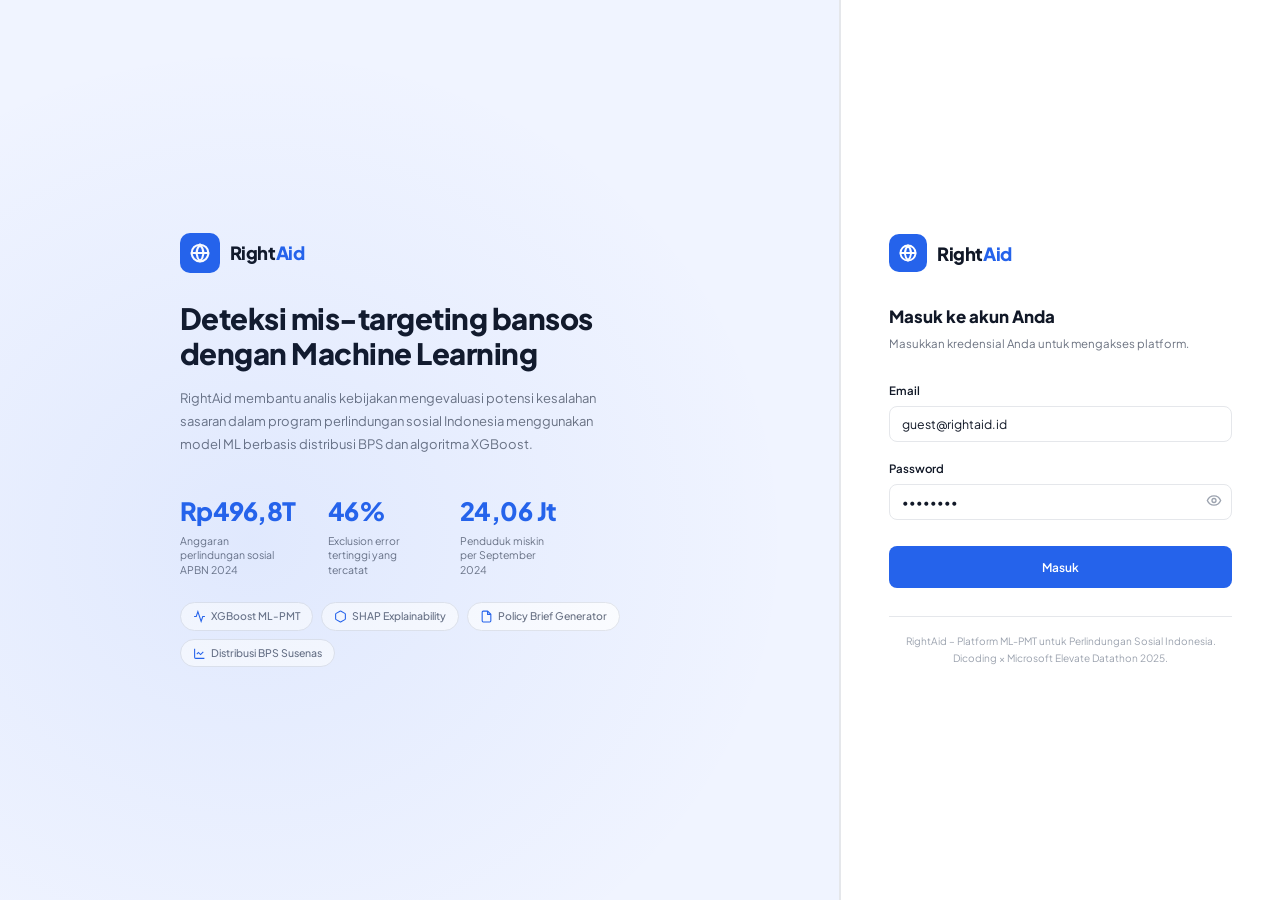
<file: index.html>
<!DOCTYPE html>
<html lang="id">
<head>
  <meta charset="UTF-8" />
  <meta name="viewport" content="width=device-width, initial-scale=1.0" />
  <title>RightAid - Login</title>
  <meta name="description" content="RightAid: Platform ML untuk deteksi mis-targeting bantuan sosial Indonesia berbasis data BPS." />
  <link rel="icon" href="favicon.svg" type="image/svg+xml" />
  <link rel="stylesheet" href="css/style.css" />
  <style>
    .login-left-bg {
      position: relative;
      background: #F0F4FF;
      border-right: 1px solid var(--border);
      overflow: hidden;
    }
    .login-left-bg::before {
      content: '';
      position: absolute; inset: 0;
      background: radial-gradient(ellipse at 30% 60%, rgba(37,99,235,.08) 0%, transparent 65%);
    }
    .stat-row { display: flex; gap: 32px; margin-top: 36px; flex-wrap: wrap; }
    .stat-item .val { font-size: 1.8rem; font-weight: 800; color: var(--accent); letter-spacing: -.5px; }
    .stat-item .lbl { font-size: .75rem; color: var(--text-2); margin-top: 2px; max-width: 100px; line-height: 1.4; }
    .chip-row { display: flex; gap: 8px; flex-wrap: wrap; margin-top: 24px; }
    .chip { padding: 5px 12px; border-radius: 20px; border: 1px solid var(--border); font-size: .75rem; font-weight: 500; color: var(--text-2); background: var(--surface); display: flex; align-items: center; gap: 5px; }
    .chip svg { width: 13px; height: 13px; color: var(--accent); }
    .error-msg { font-size: .78rem; color: var(--danger); margin-top: 4px; display: none; }
    .error-msg.show { display: block; }
    .form-control-eye { position: relative; }
    .form-control-eye input { padding-right: 38px; }
    .eye-btn { position: absolute; right: 10px; top: 50%; transform: translateY(-50%); background: none; color: var(--text-3); }
    .eye-btn svg { width: 16px; height: 16px; }
  </style>
</head>
<body>
  <div class="login-shell">
    <!-- Left hero -->
    <div class="login-left login-left-bg">
      <div class="login-hero">
        <div style="display:flex;align-items:center;gap:10px;margin-bottom:28px;">
          <div style="width:40px;height:40px;border-radius:10px;background:var(--accent);display:flex;align-items:center;justify-content:center;">
            <svg xmlns="http://www.w3.org/2000/svg" width="20" height="20" viewBox="0 0 24 24" fill="none" stroke="#fff" stroke-width="2.5" stroke-linecap="round" stroke-linejoin="round"><circle cx="12" cy="12" r="10"/><path d="M12 2a14.5 14.5 0 0 0 0 20 14.5 14.5 0 0 0 0-20"/><path d="M2 12h20"/></svg>
          </div>
          <span style="font-size:1.3rem;font-weight:800;letter-spacing:-.4px;">Right<span style="color:var(--accent)">Aid</span></span>
        </div>
        <h1 style="font-size:2.1rem;font-weight:800;line-height:1.2;letter-spacing:-.5px;margin-bottom:16px;">
          Deteksi mis-targeting bansos<br>dengan Machine Learning
        </h1>
        <p style="font-size:.93rem;color:var(--text-2);line-height:1.75;max-width:440px;">
          RightAid membantu analis kebijakan mengevaluasi potensi kesalahan sasaran dalam program perlindungan sosial Indonesia menggunakan model ML berbasis distribusi BPS dan algoritma XGBoost.
        </p>

        <div class="stat-row">
          <div class="stat-item"><div class="val">Rp496,8T</div><div class="lbl">Anggaran perlindungan sosial APBN 2024</div></div>
          <div class="stat-item"><div class="val">46%</div><div class="lbl">Exclusion error tertinggi yang tercatat</div></div>
          <div class="stat-item"><div class="val">24,06 Jt</div><div class="lbl">Penduduk miskin per September 2024</div></div>
        </div>

        <div class="chip-row">
          <div class="chip">
            <svg xmlns="http://www.w3.org/2000/svg" viewBox="0 0 24 24" fill="none" stroke="currentColor" stroke-width="2"><polyline points="22 12 18 12 15 21 9 3 6 12 2 12"/></svg>
            XGBoost ML-PMT
          </div>
          <div class="chip">
            <svg xmlns="http://www.w3.org/2000/svg" viewBox="0 0 24 24" fill="none" stroke="currentColor" stroke-width="2"><path d="M21 16V8a2 2 0 0 0-1-1.73l-7-4a2 2 0 0 0-2 0l-7 4A2 2 0 0 0 3 8v8a2 2 0 0 0 1 1.73l7 4a2 2 0 0 0 2 0l7-4A2 2 0 0 0 21 16z"/></svg>
            SHAP Explainability
          </div>
          <div class="chip">
            <svg xmlns="http://www.w3.org/2000/svg" viewBox="0 0 24 24" fill="none" stroke="currentColor" stroke-width="2"><path d="M14 2H6a2 2 0 0 0-2 2v16a2 2 0 0 0 2 2h12a2 2 0 0 0 2-2V8z"/><polyline points="14 2 14 8 20 8"/></svg>
            Policy Brief Generator
          </div>
          <div class="chip">
            <svg xmlns="http://www.w3.org/2000/svg" viewBox="0 0 24 24" fill="none" stroke="currentColor" stroke-width="2"><path d="M3 3v16a2 2 0 0 0 2 2h16"/><path d="m19 9-5 5-4-4-3 3"/></svg>
            Distribusi BPS Susenas
          </div>
        </div>
      </div>
    </div>

    <!-- Right login form -->
    <div class="login-right">
      <div class="login-form-wrap">
        <div class="login-logo">
          <div class="mark">
            <svg xmlns="http://www.w3.org/2000/svg" width="18" height="18" viewBox="0 0 24 24" fill="none" stroke="#fff" stroke-width="2.5" stroke-linecap="round" stroke-linejoin="round"><circle cx="12" cy="12" r="10"/><path d="M12 2a14.5 14.5 0 0 0 0 20 14.5 14.5 0 0 0 0-20"/><path d="M2 12h20"/></svg>
          </div>
          <div class="name">Right<span>Aid</span></div>
        </div>

        <h2 style="font-size:1.2rem;font-weight:800;margin-bottom:4px;">Masuk ke akun Anda</h2>
        <p style="font-size:.82rem;color:var(--text-2);margin-bottom:28px;">Masukkan kredensial Anda untuk mengakses platform.</p>

        <form id="login-form" onsubmit="handleLogin(event)">
          <div class="form-group">
            <label class="form-label" for="email">Email</label>
            <input id="email" class="form-control" type="email" placeholder="nama@instansi.go.id" value="guest@rightaid.id" autocomplete="email" required />
          </div>
          <div class="form-group">
            <label class="form-label" for="password">Password</label>
            <div class="form-control-eye">
              <input id="password" class="form-control" type="password" placeholder="Masukkan password" value="guest123" required />
              <button type="button" class="eye-btn" onclick="togglePwd()" aria-label="Toggle password">
                <svg id="eye-icon" xmlns="http://www.w3.org/2000/svg" viewBox="0 0 24 24" fill="none" stroke="currentColor" stroke-width="2"><path d="M2 12s3-7 10-7 10 7 10 7-3 7-10 7-10-7-10-7Z"/><circle cx="12" cy="12" r="3"/></svg>
              </button>
            </div>
            <div class="error-msg" id="error-msg">Email atau password salah.</div>
          </div>

          <button type="submit" id="login-btn" class="btn btn-primary w-full" style="justify-content:center;height:42px;margin-top:8px;">
            <span id="btn-text">Masuk</span>
            <span id="btn-spinner" class="spinner" style="display:none;width:16px;height:16px;border-color:rgba(255,255,255,.3);border-top-color:#fff;"></span>
          </button>
        </form>

        <div class="divider" style="margin-top:28px;"></div>
        <p style="font-size:.72rem;color:var(--text-3);text-align:center;line-height:1.6;">
          RightAid &ndash; Platform ML-PMT untuk Perlindungan Sosial Indonesia.<br>Dicoding &times; Microsoft Elevate Datathon 2025.
        </p>
      </div>
    </div>
  </div>

  <div id="toast-container"></div>
  <script src="js/data.js?v=3"></script>
  <script src="js/app.js?v=3"></script>
  <script src="js/config.js?v=3"></script>
  <script src="js/api.js?v=3"></script>
  <script>
    function togglePwd() {
      const inp = document.getElementById("password");
      inp.type = inp.type === "password" ? "text" : "password";
    }

    async function handleLogin(e) {
      e.preventDefault();
      const email = document.getElementById("email").value.trim();
      const pwd = document.getElementById("password").value;
      const err = document.getElementById("error-msg");
      const btn = document.getElementById("login-btn");
      const spinner = document.getElementById("btn-spinner");
      const btnText = document.getElementById("btn-text");

      err.classList.remove("show");
      btn.disabled = true;
      btnText.textContent = "Memproses...";
      spinner.style.display = "block";

      let result;
      try {
        result = await Api.login(email, pwd);
      } catch (ex) {
        result = { ok: false, error: "network" };
      }

      if (!result.ok) {
        err.textContent = result.error === "network"
          ? "Tidak dapat terhubung ke server. Coba lagi."
          : "Email atau password salah.";
        err.classList.add("show");
        btn.disabled = false;
        btnText.textContent = "Masuk";
        spinner.style.display = "none";
        return;
      }

      // Establish a fresh session for the logged-in user.
      App.SESSION.user = result.user;
      App.SESSION.session_id = null;       // reset any prior dataset session
      App.saveSession();

      App.showToast("Login berhasil. Selamat datang!", "success");
      await App.sleep(500);
      App.goTo("dashboard.html");
    }

    // Reflect backend availability on the login screen (optional hint).
    document.addEventListener("DOMContentLoaded", function () {
      if (window.Api && Api.enabled) Api.checkHealth();
    });
  </script>
</body>
</html>
</file>
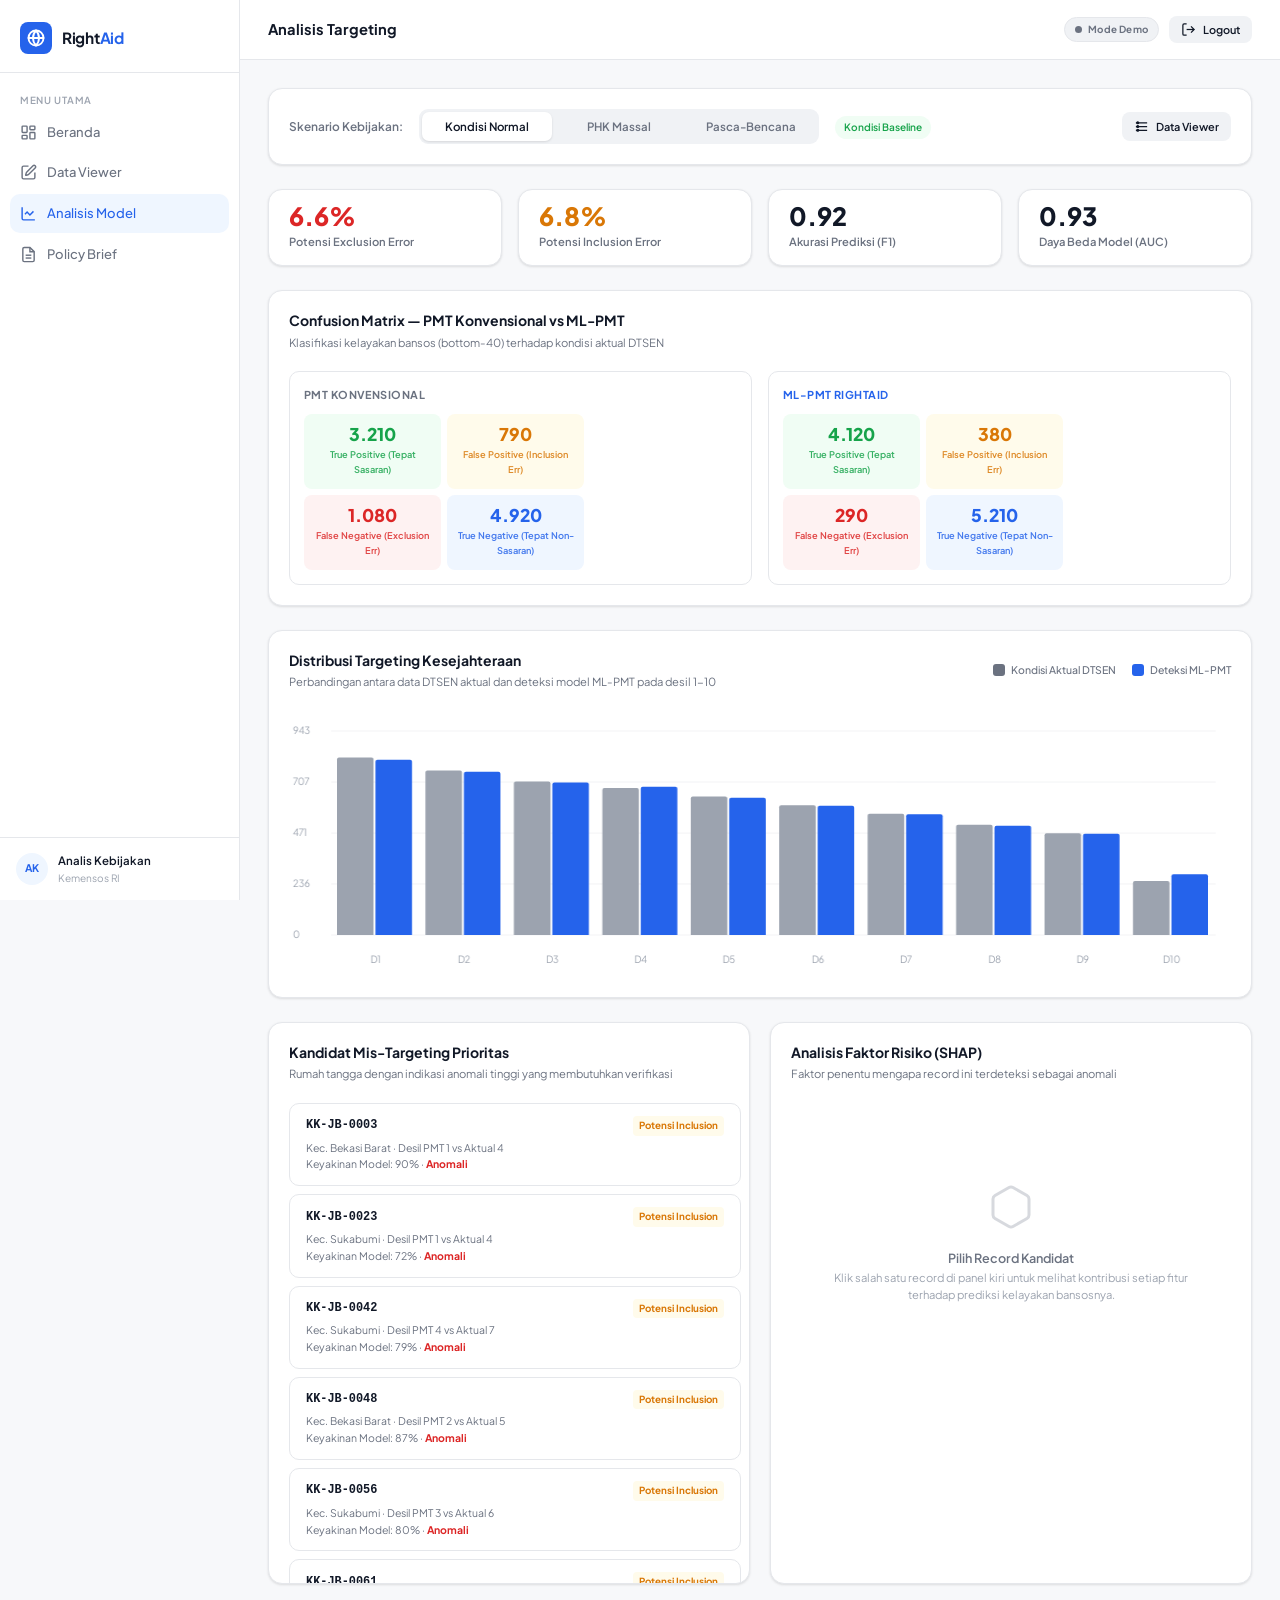
<file: analysis.html>
<!DOCTYPE html>
<html lang="id">
<head>
  <meta charset="UTF-8" />
  <meta name="viewport" content="width=device-width, initial-scale=1.0" />
  <title>Analisis Targeting - RightAid</title>
  <meta name="description" content="Analisis deteksi mis-targeting bansos menggunakan RightAid ML-PMT." />
  <link rel="icon" href="favicon.svg" type="image/svg+xml" />
  <link rel="stylesheet" href="css/style.css" />
  <style>
    .metric-pill { padding:14px 20px; border-radius:var(--radius-lg); background:var(--surface); border:1px solid var(--border); box-shadow:var(--shadow); display:flex; flex-direction:column; gap:4px; }
    .metric-pill .val { font-size:1.8rem; font-weight:800; line-height:1; }
    .metric-pill .lbl { font-size:.8rem; color:var(--text-2); font-weight:600; }
    .metric-row { display:grid; grid-template-columns:repeat(4,1fr); gap:16px; margin-bottom:24px; }
    .comparison-grid { display:grid; grid-template-columns:1fr 1fr; gap:20px; margin-bottom:24px; }
    .shap-record-item { padding:12px 16px; border-radius:var(--radius); border:1px solid var(--border); cursor:pointer; transition:border-color var(--transition),background var(--transition); margin-bottom:8px; display:flex; flex-direction:column; gap:4px; }
    .shap-record-item:hover { border-color:var(--accent); background:var(--accent-light); }
    .shap-record-item.selected { border-color:var(--accent); background:var(--accent-light); border-left:4px solid var(--accent); }
    .rec-header { display:flex; align-items:center; justify-content:space-between; }
    .rec-id { font-size:.85rem; font-family:monospace; font-weight:700; color:var(--text); }
    .rec-status { font-size:.7rem; padding:2px 6px; border-radius:4px; font-weight:700; }
    .status-err { background:var(--danger-light); color:var(--danger); }
    .status-warn { background:var(--warning-light); color:var(--warning); }
    .rec-details { font-size:.75rem; color:var(--text-2); }
    .legend-item { display:flex; align-items:center; gap:6px; font-size:.75rem; color:var(--text-2); font-weight:500; }
    .legend-sq { width:12px; height:12px; border-radius:3px; }
  </style>
</head>
<body>
  <div class="app-shell">
    <div id="sidebar-mount"></div>
    <div class="main-content">
      <div id="topbar-mount"></div>
      <div class="page-body">

        <!-- Scenario selector bar -->
        <div class="card mb-6">
          <div class="card-body" style="display:flex;align-items:center;gap:16px;flex-wrap:wrap;">
            <div style="font-weight:600;font-size:.85rem;color:var(--text-2);flex-shrink:0;">Skenario Kebijakan:</div>
            <div class="tabs" style="flex:1;max-width:400px;" id="scenario-tabs">
              <button class="tab-btn active" onclick="setScenario('normal',this)">Kondisi Normal</button>
              <button class="tab-btn" onclick="setScenario('phk',this)">PHK Massal</button>
              <button class="tab-btn" onclick="setScenario('bencana',this)">Pasca-Bencana</button>
            </div>
            <div id="scenario-badge"></div>
            <a href="data-viewer.html" class="btn btn-secondary btn-sm" style="margin-left:auto;">
              <svg xmlns="http://www.w3.org/2000/svg" width="13" height="13" viewBox="0 0 24 24" fill="none" stroke="currentColor" stroke-width="2"><path d="M3 12h18M3 6h18M3 18h18"/><circle cx="6" cy="6" r="1.5" fill="currentColor"/><circle cx="6" cy="12" r="1.5" fill="currentColor"/><circle cx="6" cy="18" r="1.5" fill="currentColor"/></svg>
              Data Viewer
            </a>
          </div>
        </div>

        <!-- Metric overview -->
        <div id="metric-row-ml" class="metric-row"></div>

        <!-- Confusion matrix comparison -->
        <div class="card mb-6">
          <div class="card-header">
            <div>
              <div class="card-title">Confusion Matrix &mdash; PMT Konvensional vs ML-PMT</div>
              <div class="card-subtitle">Klasifikasi kelayakan bansos (bottom-40) terhadap kondisi aktual DTSEN</div>
            </div>
          </div>
          <div class="card-body">
            <div class="cm-wrap" id="cm-wrap"></div>
          </div>
        </div>

        <!-- Row 1: Decile distribution chart -->
        <div class="card mb-6">
          <div class="card-header">
            <div>
              <div class="card-title">Distribusi Targeting Kesejahteraan</div>
              <div class="card-subtitle">Perbandingan antara data DTSEN aktual dan deteksi model ML-PMT pada desil 1-10</div>
            </div>
            <div style="display:flex;gap:16px;">
              <div class="legend-item"><div class="legend-sq" style="background:#6B7280;"></div> Kondisi Aktual DTSEN</div>
              <div class="legend-item"><div class="legend-sq" style="background:#2563EB;"></div> Deteksi ML-PMT</div>
            </div>
          </div>
          <div class="card-body">
            <canvas id="decile-chart" width="900" height="260" style="width:100%;height:260px;"></canvas>
          </div>
        </div>

        <!-- Row 2: Candidates and SHAP panel -->
        <div class="comparison-grid">
          <!-- Candidate mis-targeting list -->
          <div class="card">
            <div class="card-header">
              <div>
                <div class="card-title">Kandidat Mis-Targeting Prioritas</div>
                <div class="card-subtitle">Rumah tangga dengan indikasi anomali tinggi yang membutuhkan verifikasi</div>
              </div>
            </div>
            <div class="card-body" style="height:500px;overflow-y:auto;padding-right:8px;" id="candidate-list"></div>
          </div>

          <!-- SHAP panel -->
          <div class="card">
            <div class="card-header">
              <div>
                <div class="card-title">Analisis Faktor Risiko (SHAP)</div>
                <div class="card-subtitle">Faktor penentu mengapa record ini terdeteksi sebagai anomali</div>
              </div>
            </div>
            <div class="card-body" style="height:500px;overflow-y:auto;">
              <div id="shap-placeholder" style="text-align:center;padding:80px 24px;color:var(--text-3);">
                <svg xmlns="http://www.w3.org/2000/svg" width="48" height="48" viewBox="0 0 24 24" fill="none" stroke="currentColor" stroke-width="1.5" style="opacity:.4;margin-bottom:12px;"><path d="M21 16V8a2 2 0 0 0-1-1.73l-7-4a2 2 0 0 0-2 0l-7 4A2 2 0 0 0 3 8v8a2 2 0 0 0 1 1.73l7 4a2 2 0 0 0 2 0l7-4A2 2 0 0 0 21 16z"/></svg>
                <p style="font-size:.9rem;font-weight:600;color:var(--text-2);">Pilih Record Kandidat</p>
                <p style="font-size:.8rem;">Klik salah satu record di panel kiri untuk melihat kontribusi setiap fitur terhadap prediksi kelayakan bansosnya.</p>
              </div>
              <div id="shap-panel" style="display:none;">
                <div id="shap-record-info" style="margin-bottom:20px;padding:16px;background:var(--surface-2);border-radius:var(--radius);font-size:.85rem;"></div>
                <div style="font-size:.8rem;font-weight:700;margin-bottom:16px;color:var(--text-2);">Kontribusi Fitur (Nilai SHAP)</div>
                <div id="shap-bars" style="margin-bottom:24px;"></div>
                <div class="divider"></div>
                <div style="display:flex;flex-direction:column;gap:8px;font-size:.75rem;">
                  <div class="legend-item"><div class="legend-sq" style="background:#2563EB;"></div> Mendorong prediksi ke arah <strong>TIDAK LAYAK</strong> (Desil Atas)</div>
                  <div class="legend-item"><div class="legend-sq" style="background:#DC2626;"></div> Mendorong prediksi ke arah <strong>LAYAK BANSOS</strong> (Desil Bawah)</div>
                </div>
              </div>
            </div>
          </div>
        </div>

      </div>
    </div>
  </div>
  
  <div id="toast-container"></div>
  <script src="js/data.js?v=3"></script>
  <script src="js/app.js?v=3"></script>
  <script src="js/config.js?v=3"></script>
  <script src="js/api.js?v=3"></script>
  <script>
    var lastPrediction = null;

    document.addEventListener("DOMContentLoaded", function() {
      document.getElementById("sidebar-mount").innerHTML = App.buildSidebar("analysis");
      document.getElementById("topbar-mount").innerHTML = App.buildTopbar("Analisis Targeting");
      Api.updateConnChip();

      window.currentScenario = App.SESSION.scenario || "normal";
      // Sync the active scenario tab with the saved scenario
      document.querySelectorAll(".tab-btn").forEach(function(b) {
        b.classList.toggle("active", b.getAttribute("onclick").indexOf("'" + window.currentScenario + "'") >= 0);
      });
      runAnalysis();
    });

    const scenDescMap = {
      normal: { label: "Kondisi Baseline", cls: "badge-green" },
      phk: { label: "Dampak PHK Massal", cls: "badge-yellow" },
      bencana: { label: "Dampak Bencana", cls: "badge-red" },
    };

    function setScenario(sc, el) {
      window.currentScenario = sc;
      App.SESSION.scenario = sc;
      // A new scenario requires a fresh dataset session on the backend.
      App.SESSION.session_id = null;
      App.saveSession();
      document.querySelectorAll(".tab-btn").forEach(function(b) { b.classList.remove("active"); });
      el.classList.add("active");
      runAnalysis();
    }

    function resetShapPanel() {
      document.getElementById("shap-placeholder").style.display = "block";
      document.getElementById("shap-panel").style.display = "none";
    }

    async function runAnalysis() {
      var sc = window.currentScenario;
      var d = scenDescMap[sc];
      document.getElementById("scenario-badge").innerHTML = '<span class="badge ' + d.cls + '">' + d.label + '</span>';
      resetShapPanel();
      document.getElementById("candidate-list").innerHTML =
        '<div style="padding:20px;color:var(--text-3);"><div class="skeleton skeleton-row" style="width:90%"></div><div class="skeleton skeleton-row" style="width:75%"></div><div class="skeleton skeleton-row" style="width:85%"></div></div>';
      document.getElementById("cm-wrap").innerHTML =
        '<div class="skeleton" style="height:120px"></div><div class="skeleton" style="height:120px"></div>';

      try {
        var sid = await Api.ensureSession();
        var pred = await Api.predict(sid, sc);
        lastPrediction = pred;
        renderMetrics(pred.metrics);
        renderConfusion(pred.confusion_matrix_pmt, pred.confusion_matrix);
        renderDecileChart(pred.decile_dist);
        renderCandidates(pred.mistargeting_candidates);
      } catch (e) {
        App.showToast("Gagal menjalankan analisis model.", "error");
        document.getElementById("candidate-list").innerHTML =
          '<div style="padding:20px;text-align:center;color:var(--text-3);">Analisis gagal. Coba lagi.</div>';
      }
    }

    function renderMetrics(m) {
      var metrics = [
        { label: "Potensi Exclusion Error", val: (+m.exclusionErr).toFixed(1) + "%", color: "var(--danger)" },
        { label: "Potensi Inclusion Error", val: (+m.inclusionErr).toFixed(1) + "%", color: "var(--warning)" },
        { label: "Akurasi Prediksi (F1)", val: (+m.f1).toFixed(2), color: "var(--text)" },
        { label: "Daya Beda Model (AUC)", val: (+m.auc).toFixed(2), color: "var(--text)" }
      ];
      document.getElementById("metric-row-ml").innerHTML = metrics.map(function(m) {
        return '<div class="metric-pill"><div class="val" style="color:' + m.color + ';">' + m.val + '</div><div class="lbl">' + m.label + '</div></div>';
      }).join("");
    }

    function cmCard(title, cls, cm) {
      var cell = function(klass, n, lbl) {
        return '<div class="cm-cell ' + klass + '"><div class="cm-n">' + App.fmtNum(n) + '</div><div class="cm-l">' + lbl + '</div></div>';
      };
      return [
        '<div class="cm-card">',
        '<h4 class="' + cls + '">' + title + '</h4>',
        '<div class="cm-grid">',
        cell("cm-tp", cm.tp, "True Positive (Tepat Sasaran)"),
        cell("cm-fp", cm.fp, "False Positive (Inclusion Err)"),
        cell("cm-fn", cm.fn, "False Negative (Exclusion Err)"),
        cell("cm-tn", cm.tn, "True Negative (Tepat Non-Sasaran)"),
        '</div></div>'
      ].join("");
    }

    function renderConfusion(pmt, ml) {
      document.getElementById("cm-wrap").innerHTML =
        cmCard("PMT Konvensional", "pmt", pmt) + cmCard("ML-PMT RightAid", "ml", ml);
    }

    function renderDecileChart(dist) {
      var labels = ["D1", "D2", "D3", "D4", "D5", "D6", "D7", "D8", "D9", "D10"];
      App.drawBarChart(document.getElementById("decile-chart"), labels,
        [{ data: dist.actual }, { data: dist.ml }], { colors: ["#9CA3AF", "#2563EB"] });
    }

    function renderCandidates(candidates) {
      candidates = candidates || [];
      if (!candidates.length) {
        document.getElementById("candidate-list").innerHTML =
          '<div style="padding:20px;text-align:center;color:var(--text-3);">Tidak ada anomali tinggi terdeteksi.</div>';
        return;
      }
      var listHTML = candidates.slice(0, 20).map(function(c) {
        // Eligible by ML but excluded by PMT → exclusion risk.
        var isExclusion = c.mlEligible === 1 && c.pmtDecile > 4;
        var statusCls = isExclusion ? "status-err" : "status-warn";
        var statusTxt = isExclusion ? "Potensi Exclusion" : "Potensi Inclusion";
        return [
          '<div class="shap-record-item" onclick="selectCandidate(\'' + c.id + '\', ' + isExclusion + ')">',
          '<div class="rec-header"><div class="rec-id">' + c.id + '</div><div class="rec-status ' + statusCls + '">' + statusTxt + '</div></div>',
          '<div class="rec-details">',
          c.kecamatan + ' &middot; Desil PMT ' + c.pmtDecile + ' vs Aktual ' + c.actualDecile + '<br>',
          'Keyakinan Model: ' + (c.confidence * 100).toFixed(0) + '%' + (c.isAnomaly ? ' &middot; <span style="color:var(--danger);font-weight:700;">Anomali</span>' : ''),
          '</div></div>'
        ].join("");
      }).join("");
      document.getElementById("candidate-list").innerHTML = listHTML;
    }

    async function selectCandidate(id, isExclusion) {
      document.querySelectorAll(".shap-record-item").forEach(function(el) { el.classList.remove("selected"); });
      if (event && event.currentTarget) event.currentTarget.classList.add("selected");

      document.getElementById("shap-placeholder").style.display = "none";
      document.getElementById("shap-panel").style.display = "block";
      document.getElementById("shap-bars").innerHTML =
        '<div class="skeleton skeleton-row" style="width:90%"></div><div class="skeleton skeleton-row" style="width:70%"></div><div class="skeleton skeleton-row" style="width:80%"></div>';

      var shap;
      try {
        shap = await Api.getShap(App.SESSION.session_id, id);
      } catch (e) {
        App.showToast("Gagal memuat penjelasan SHAP.", "error");
        return;
      }

      var eligTxt = shap.eligible === 1
        ? '<strong style="color:var(--danger);">Layak Bansos</strong> &mdash; prioritaskan verifikasi inklusi.'
        : '<strong style="color:var(--warning);">Tidak Layak</strong> &mdash; evaluasi ulang kelayakan.';
      document.getElementById("shap-record-info").innerHTML = [
        '<div style="font-weight:700;margin-bottom:4px;font-size:.9rem;">Record: ' + shap.record_id + '</div>',
        '<div style="color:var(--text-2);line-height:1.6;">',
        'Probabilitas kelayakan model: <strong>' + (shap.prediction * 100).toFixed(1) + '%</strong>. ',
        'Prediksi: ' + eligTxt,
        '</div>'
      ].join("");

      App.renderSHAP(document.getElementById("shap-bars"), shap.features);
    }
  </script>
</body>
</html>
</file>
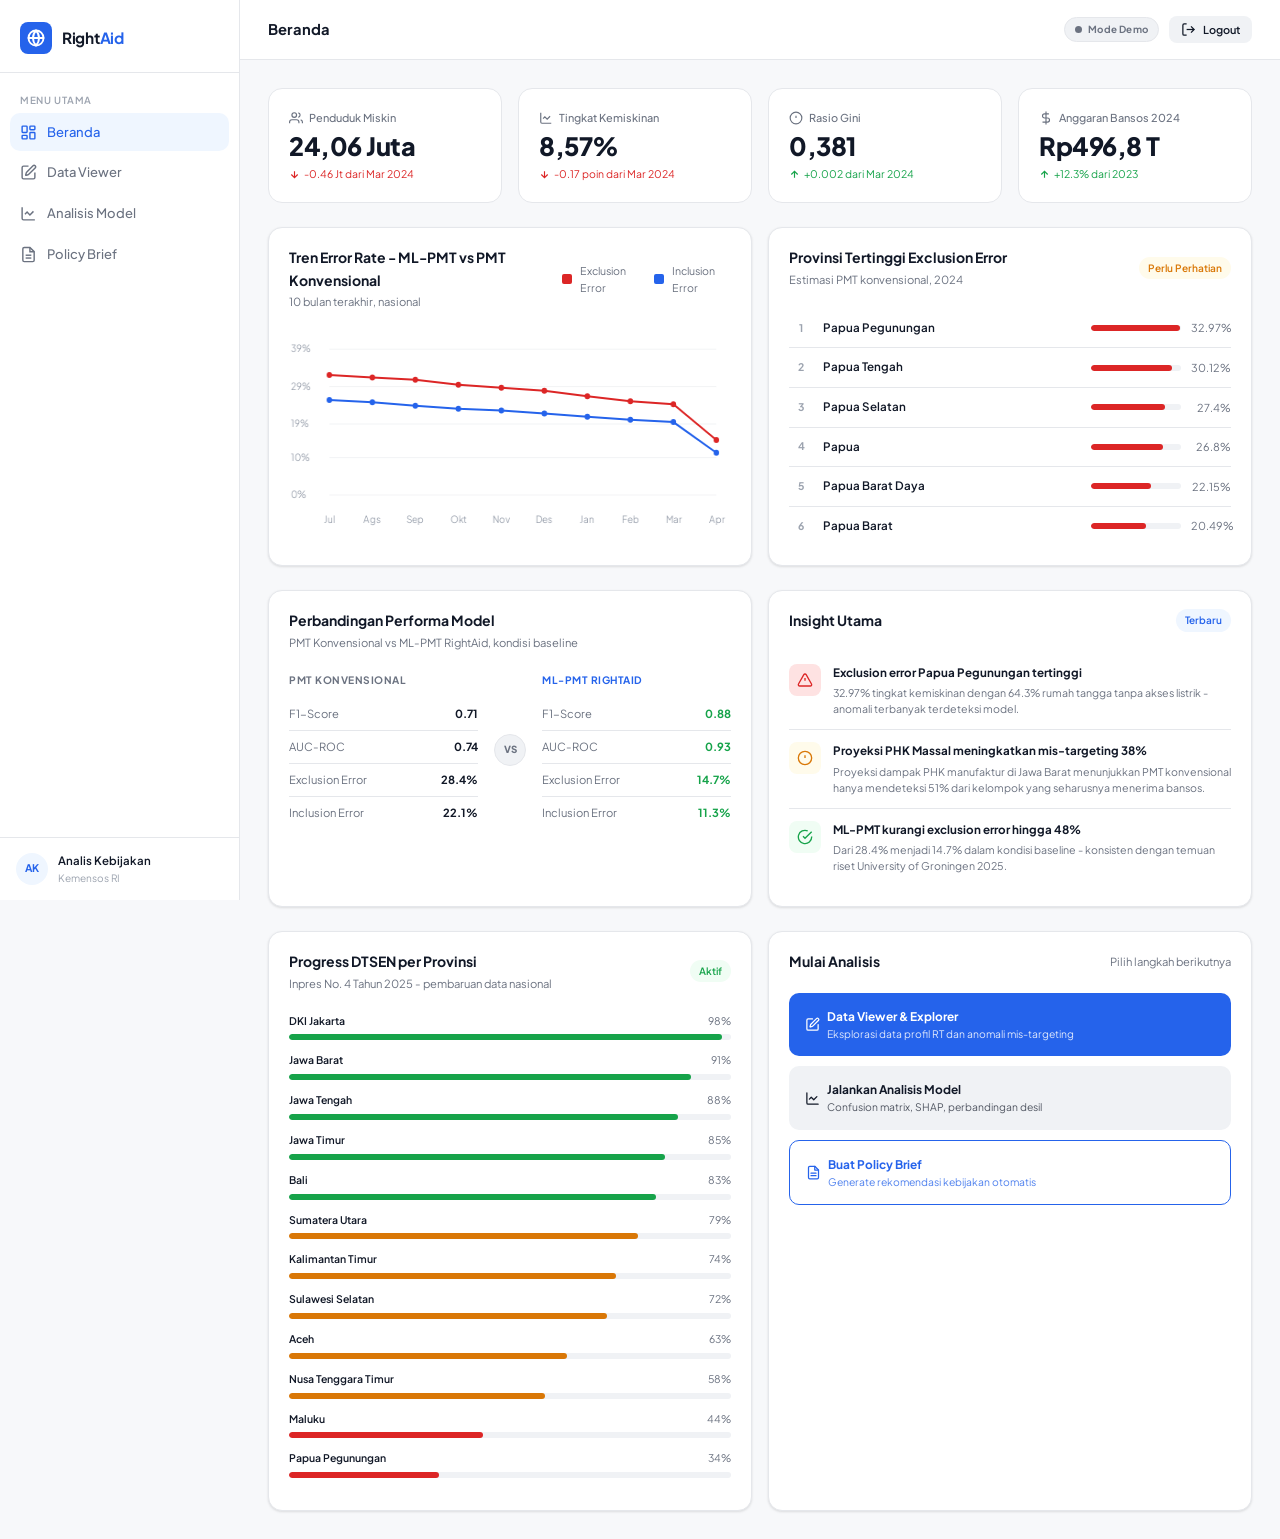
<file: dashboard.html>
<!DOCTYPE html>
<html lang="id">
<head>
  <meta charset="UTF-8" />
  <meta name="viewport" content="width=device-width, initial-scale=1.0" />
  <title>Beranda - RightAid</title>
  <meta name="description" content="Dashboard ringkasan nasional RightAid: statistik kemiskinan, mis-targeting, dan kinerja model." />
  <link rel="icon" href="favicon.svg" type="image/svg+xml" />
  <link rel="stylesheet" href="css/style.css" />
  <style>
    .progress-label { display:flex; justify-content:space-between; font-size:.75rem; margin-bottom:5px; }
    .progress-label span:first-child { font-weight:600; }
    .progress-label span:last-child { color:var(--text-2); }
    .province-row { display:flex; align-items:center; gap:10px; padding:10px 0; border-bottom:1px solid var(--border); }
    .province-row:last-child { border-bottom:none; }
    .province-rank { width:24px; text-align:center; font-size:.75rem; font-weight:700; color:var(--text-3); }
    .province-name { flex:1; font-size:.83rem; font-weight:600; }
    .province-bar { width:90px; }
    .province-val { font-size:.78rem; color:var(--text-2); width:40px; text-align:right; }
    .model-compare { display:grid; grid-template-columns:1fr auto 1fr; gap:16px; align-items:start; }
    .model-col { }
    .model-label { font-size:.73rem; font-weight:700; text-transform:uppercase; letter-spacing:.05em; margin-bottom:10px; }
    .model-label.pmt { color:var(--text-2); }
    .model-label.ml { color:var(--accent); }
    .model-metric { display:flex; justify-content:space-between; align-items:center; padding:7px 0; border-bottom:1px solid var(--border); font-size:.8rem; }
    .model-metric:last-child { border-bottom:none; }
    .model-metric .key { color:var(--text-2); }
    .model-metric .val { font-weight:700; }
    .vs-divider { display:flex; align-items:center; justify-content:center; height:100%; }
    .vs-badge { background:var(--surface-2); border:1px solid var(--border); border-radius:50%; width:32px; height:32px; display:flex; align-items:center; justify-content:center; font-size:.7rem; font-weight:800; color:var(--text-2); }
    .insight-item { display:flex; gap:12px; padding:12px 0; border-bottom:1px solid var(--border); }
    .insight-item:last-child { border-bottom:none; }
    .insight-icon { width:32px; height:32px; border-radius:8px; display:flex; align-items:center; justify-content:center; flex-shrink:0; }
    .insight-text h4 { font-size:.83rem; font-weight:700; margin-bottom:3px; }
    .insight-text p { font-size:.76rem; color:var(--text-2); line-height:1.5; }
    .legend-row { display:flex; align-items:center; gap:8px; font-size:.76rem; color:var(--text-2); }
    .legend-dot { width:10px; height:10px; border-radius:2px; flex-shrink:0; }
  </style>
</head>
<body>
  <div class="app-shell">
    <div id="sidebar-mount"></div>
    <div class="main-content">
      <div id="topbar-mount"></div>
      <div class="page-body">

        <!-- Stat grid -->
        <div class="stat-grid" id="stat-grid"></div>

        <!-- Row 1: Trend chart + Province ranking -->
        <div class="grid-2 mb-6">
          <!-- Trend chart -->
          <div class="card">
            <div class="card-header">
              <div>
                <div class="card-title">Tren Error Rate - ML-PMT vs PMT Konvensional</div>
                <div class="card-subtitle">10 bulan terakhir, nasional</div>
              </div>
              <div style="display:flex;gap:12px;">
                <div class="legend-row"><div class="legend-dot" style="background:#DC2626;"></div> Exclusion Error</div>
                <div class="legend-row"><div class="legend-dot" style="background:#2563EB;"></div> Inclusion Error</div>
              </div>
            </div>
            <div class="card-body">
              <canvas id="trend-chart" width="520" height="200" style="width:100%;height:200px;"></canvas>
            </div>
          </div>

          <!-- Province ranking -->
          <div class="card">
            <div class="card-header">
              <div>
                <div class="card-title">Provinsi Tertinggi Exclusion Error</div>
                <div class="card-subtitle">Estimasi PMT konvensional, 2024</div>
              </div>
              <span class="badge badge-yellow">Perlu Perhatian</span>
            </div>
            <div class="card-body" id="province-ranking"></div>
          </div>
        </div>

        <!-- Row 2: Model comparison + Insights -->
        <div class="grid-2 mb-6">
          <!-- Model comparison -->
          <div class="card">
            <div class="card-header">
              <div>
                <div class="card-title">Perbandingan Performa Model</div>
                <div class="card-subtitle">PMT Konvensional vs ML-PMT RightAid, kondisi baseline</div>
              </div>
            </div>
            <div class="card-body">
              <div class="model-compare" id="model-compare"></div>
            </div>
          </div>

          <!-- Key insights -->
          <div class="card">
            <div class="card-header">
              <div class="card-title">Insight Utama</div>
              <span class="badge badge-blue">Terbaru</span>
            </div>
            <div class="card-body" id="insights-panel"></div>
          </div>
        </div>

        <!-- Row 3: DTSEN progress + Quick actions -->
        <div class="grid-2">
          <div class="card">
            <div class="card-header">
              <div>
                <div class="card-title">Progress DTSEN per Provinsi</div>
                <div class="card-subtitle">Inpres No. 4 Tahun 2025 - pembaruan data nasional</div>
              </div>
              <span class="badge badge-green">Aktif</span>
            </div>
            <div class="card-body" id="dtsen-progress"></div>
          </div>

          <div class="card">
            <div class="card-header">
              <div class="card-title">Mulai Analisis</div>
              <div class="card-subtitle">Pilih langkah berikutnya</div>
            </div>
            <div class="card-body">
              <div style="display:flex;flex-direction:column;gap:10px;">
                <a href="data-viewer.html" class="btn btn-primary" style="justify-content:flex-start;padding:14px 16px;border-radius:var(--radius);">
                  <svg xmlns="http://www.w3.org/2000/svg" width="18" height="18" viewBox="0 0 24 24" fill="none" stroke="currentColor" stroke-width="2" stroke-linecap="round" stroke-linejoin="round"><path d="M12 3H5a2 2 0 0 0-2 2v14a2 2 0 0 0 2 2h14a2 2 0 0 0 2-2v-7"/><path d="M18.375 2.625a1 1 0 0 1 3 3l-9.013 9.014a2 2 0 0 1-.853.505l-2.873.84a.5.5 0 0 1-.62-.62l.84-2.873a2 2 0 0 1 .506-.852z"/></svg>
                  <div style="text-align:left"><div style="font-size:.85rem;font-weight:700;">Data Viewer & Explorer</div><div style="font-size:.74rem;opacity:.85;font-weight:400;">Eksplorasi data profil RT dan anomali mis-targeting</div></div>
                </a>
                <a href="analysis.html" class="btn btn-secondary" style="justify-content:flex-start;padding:14px 16px;border-radius:var(--radius);">
                  <svg xmlns="http://www.w3.org/2000/svg" width="18" height="18" viewBox="0 0 24 24" fill="none" stroke="currentColor" stroke-width="2" stroke-linecap="round" stroke-linejoin="round"><path d="M3 3v16a2 2 0 0 0 2 2h16"/><path d="m19 9-5 5-4-4-3 3"/></svg>
                  <div style="text-align:left"><div style="font-size:.85rem;font-weight:700;">Jalankan Analisis Model</div><div style="font-size:.74rem;opacity:.7;font-weight:400;">Confusion matrix, SHAP, perbandingan desil</div></div>
                </a>
                <a href="policy.html" class="btn btn-outline" style="justify-content:flex-start;padding:14px 16px;border-radius:var(--radius);">
                  <svg xmlns="http://www.w3.org/2000/svg" width="18" height="18" viewBox="0 0 24 24" fill="none" stroke="currentColor" stroke-width="2" stroke-linecap="round" stroke-linejoin="round"><path d="M14 2H6a2 2 0 0 0-2 2v16a2 2 0 0 0 2 2h12a2 2 0 0 0 2-2V8z"/><polyline points="14 2 14 8 20 8"/><line x1="16" y1="13" x2="8" y2="13"/><line x1="16" y1="17" x2="8" y2="17"/></svg>
                  <div style="text-align:left"><div style="font-size:.85rem;font-weight:700;">Buat Policy Brief</div><div style="font-size:.74rem;opacity:.8;font-weight:400;">Generate rekomendasi kebijakan otomatis</div></div>
                </a>
              </div>
            </div>
          </div>
        </div>

      </div>
    </div>
  </div>
  <div id="toast-container"></div>
  <script src="js/data.js?v=3"></script>
  <script src="js/app.js?v=3"></script>
  <script src="js/config.js?v=3"></script>
  <script src="js/api.js?v=3"></script>
  <script>
  document.addEventListener("DOMContentLoaded", function() {
    // Mount sidebar & topbar
    document.getElementById("sidebar-mount").innerHTML = App.buildSidebar("dashboard");
    document.getElementById("topbar-mount").innerHTML = App.buildTopbar("Beranda");
    Api.updateConnChip();

    loadDashboard();
    renderStaticPanels();
  });

  async function loadDashboard() {
    const icons = [
      `<svg xmlns="http://www.w3.org/2000/svg" width="14" height="14" viewBox="0 0 24 24" fill="none" stroke="currentColor" stroke-width="2"><path d="M17 21v-2a4 4 0 0 0-4-4H5a4 4 0 0 0-4 4v2"/><circle cx="9" cy="7" r="4"/><path d="M23 21v-2a4 4 0 0 0-3-3.87"/><path d="M16 3.13a4 4 0 0 1 0 7.75"/></svg>`,
      `<svg xmlns="http://www.w3.org/2000/svg" width="14" height="14" viewBox="0 0 24 24" fill="none" stroke="currentColor" stroke-width="2"><path d="M3 3v16a2 2 0 0 0 2 2h16"/><path d="m19 9-5 5-4-4-3 3"/></svg>`,
      `<svg xmlns="http://www.w3.org/2000/svg" width="14" height="14" viewBox="0 0 24 24" fill="none" stroke="currentColor" stroke-width="2"><circle cx="12" cy="12" r="10"/><line x1="12" y1="8" x2="12" y2="12"/><line x1="12" y1="16" x2="12.01" y2="16"/></svg>`,
      `<svg xmlns="http://www.w3.org/2000/svg" width="14" height="14" viewBox="0 0 24 24" fill="none" stroke="currentColor" stroke-width="2"><line x1="12" y1="1" x2="12" y2="23"/><path d="M17 5H9.5a3.5 3.5 0 0 0 0 7h5a3.5 3.5 0 0 1 0 7H6"/></svg>`,
    ];

    // Skeleton placeholders while loading
    document.getElementById("stat-grid").innerHTML = Array(4).fill(
      '<div class="stat-card"><div class="skeleton skeleton-row" style="width:60%"></div><div class="skeleton skeleton-row" style="width:80%;height:24px"></div></div>'
    ).join("");

    const [NATIONAL_STATS, trend, comparison, provinces] = await Promise.all([
      Api.getNationalStats(), Api.getTrend(), Api.getModelComparison(), Api.getProvinces()
    ]);

    // Stat cards
    const stats = [
      { label: "Penduduk Miskin", value: NATIONAL_STATS.poorPopulation, delta: "-0.46 Jt dari Mar 2024", dir: "down" },
      { label: "Tingkat Kemiskinan", value: NATIONAL_STATS.povertyRate, delta: "-0.17 poin dari Mar 2024", dir: "down" },
      { label: "Rasio Gini", value: NATIONAL_STATS.giniCoef, delta: "+0.002 dari Mar 2024", dir: "up" },
      { label: "Anggaran Bansos 2024", value: NATIONAL_STATS.socialBudget, delta: "+12.3% dari 2023", dir: "up" },
    ];
    document.getElementById("stat-grid").innerHTML = stats.map((s, i) => `
      <div class="stat-card">
        <div class="stat-label">${icons[i]} ${s.label}</div>
        <div class="stat-value">${s.value}</div>
        <div class="stat-delta ${s.dir === 'down' ? 'down' : 'up'}">
          <svg xmlns="http://www.w3.org/2000/svg" width="11" height="11" viewBox="0 0 24 24" fill="none" stroke="currentColor" stroke-width="2.5"><path d="${s.dir === 'down' ? 'M12 5v14M5 12l7 7 7-7' : 'M12 19V5M5 12l7-7 7 7'}"/></svg>
          ${s.delta}
        </div>
      </div>
    `).join("");

    // Trend chart - drawLineChart auto-handles responsive sizing via ResizeObserver
    const trendCanvas = document.getElementById("trend-chart");
    App.drawLineChart(trendCanvas, trend.map(d => d.month), [
      { data: trend.map(d => d.exclusion) },
      { data: trend.map(d => d.inclusion) },
    ], { colors: ["#DC2626", "#2563EB"] });

    // Province ranking
    const ranked = [...provinces].sort((a, b) => b.povertyRate - a.povertyRate).slice(0, 6);
    document.getElementById("province-ranking").innerHTML = ranked.map((p, i) => `
      <div class="province-row">
        <div class="province-rank">${i+1}</div>
        <div class="province-name">${p.name}</div>
        <div class="province-bar">
          <div class="progress-bar"><div class="progress-fill ${p.povertyRate > 15 ? 'red' : p.povertyRate > 10 ? 'yellow' : ''}" style="width:${Math.min(100, p.povertyRate * 3)}%"></div></div>
        </div>
        <div class="province-val">${p.povertyRate}%</div>
      </div>
    `).join("");

    // Model comparison (live)
    renderModelCompare(comparison);
  }

  function renderModelCompare(cmp) {
    const pmt = cmp.pmt, ml = cmp.ml;
    const rows = [
      { key: "F1-Score", pmt: (+pmt.f1).toFixed(2), ml: (+ml.f1).toFixed(2) },
      { key: "AUC-ROC", pmt: (+pmt.auc).toFixed(2), ml: (+ml.auc).toFixed(2) },
      { key: "Exclusion Error", pmt: (+pmt.exclusionErr).toFixed(1) + "%", ml: (+ml.exclusionErr).toFixed(1) + "%" },
      { key: "Inclusion Error", pmt: (+pmt.inclusionErr).toFixed(1) + "%", ml: (+ml.inclusionErr).toFixed(1) + "%" },
    ];
    const col = (label, cls, valGetter, accent) => `
      <div class="model-col">
        <div class="model-label ${cls}">${label}</div>
        ${rows.map(r => `<div class="model-metric"><span class="key">${r.key}</span><span class="val ${accent ? 'text-success' : ''}">${valGetter(r)}</span></div>`).join("")}
      </div>`;
    document.getElementById("model-compare").innerHTML =
      col("PMT Konvensional", "pmt", r => r.pmt, false) +
      '<div class="vs-divider"><div class="vs-badge">VS</div></div>' +
      col("ML-PMT RightAid", "ml", r => r.ml, true);
  }

  function renderStaticPanels() {
    // Key insights
    const insights = [
      { icon: "danger", color: "#FEE2E2", iconColor: "#DC2626", title: "Exclusion error Papua Pegunungan tertinggi", text: "32.97% tingkat kemiskinan dengan 64.3% rumah tangga tanpa akses listrik - anomali terbanyak terdeteksi model." },
      { icon: "warning", color: "#FFFBEB", iconColor: "#D97706", title: "Proyeksi PHK Massal meningkatkan mis-targeting 38%", text: "Proyeksi dampak PHK manufaktur di Jawa Barat menunjukkan PMT konvensional hanya mendeteksi 51% dari kelompok yang seharusnya menerima bansos." },
      { icon: "success", color: "#F0FDF4", iconColor: "#16A34A", title: "ML-PMT kurangi exclusion error hingga 48%", text: "Dari 28.4% menjadi 14.7% dalam kondisi baseline - konsisten dengan temuan riset University of Groningen 2025." },
    ];
    const insIcons = [
      `<svg xmlns="http://www.w3.org/2000/svg" width="16" height="16" viewBox="0 0 24 24" fill="none" stroke="currentColor" stroke-width="2"><path d="m21.73 18-8-14a2 2 0 0 0-3.48 0l-8 14A2 2 0 0 0 4 21h16a2 2 0 0 0 1.73-3Z"/><path d="M12 9v4"/><path d="M12 17h.01"/></svg>`,
      `<svg xmlns="http://www.w3.org/2000/svg" width="16" height="16" viewBox="0 0 24 24" fill="none" stroke="currentColor" stroke-width="2"><circle cx="12" cy="12" r="10"/><path d="M12 8v4"/><path d="M12 16h.01"/></svg>`,
      `<svg xmlns="http://www.w3.org/2000/svg" width="16" height="16" viewBox="0 0 24 24" fill="none" stroke="currentColor" stroke-width="2"><path d="M22 11.08V12a10 10 0 1 1-5.93-9.14"/><path d="m9 11 3 3L22 4"/></svg>`,
    ];
    document.getElementById("insights-panel").innerHTML = insights.map((ins, i) => `
      <div class="insight-item">
        <div class="insight-icon" style="background:${ins.color};color:${ins.iconColor};">${insIcons[i]}</div>
        <div class="insight-text">
          <h4>${ins.title}</h4>
          <p>${ins.text}</p>
        </div>
      </div>
    `).join("");

    // DTSEN progress
    const dtsenData = [
      { prov: "DKI Jakarta",           pct: 98 },
      { prov: "Jawa Barat",            pct: 91 },
      { prov: "Jawa Tengah",           pct: 88 },
      { prov: "Jawa Timur",            pct: 85 },
      { prov: "Bali",                  pct: 83 },
      { prov: "Sumatera Utara",        pct: 79 },
      { prov: "Kalimantan Timur",      pct: 74 },
      { prov: "Sulawesi Selatan",      pct: 72 },
      { prov: "Aceh",                  pct: 63 },
      { prov: "Nusa Tenggara Timur",   pct: 58 },
      { prov: "Maluku",                pct: 44 },
      { prov: "Papua Pegunungan",      pct: 34 },
    ];
    document.getElementById("dtsen-progress").innerHTML = dtsenData.map(d => `
      <div style="margin-bottom:12px;">
        <div class="progress-label"><span>${d.prov}</span><span>${d.pct}%</span></div>
        <div class="progress-bar"><div class="progress-fill ${d.pct < 50 ? 'red' : d.pct < 80 ? 'yellow' : 'green'}" style="width:${d.pct}%"></div></div>
      </div>
    `).join("");
  }
</script>
</body>
</html>
</file>
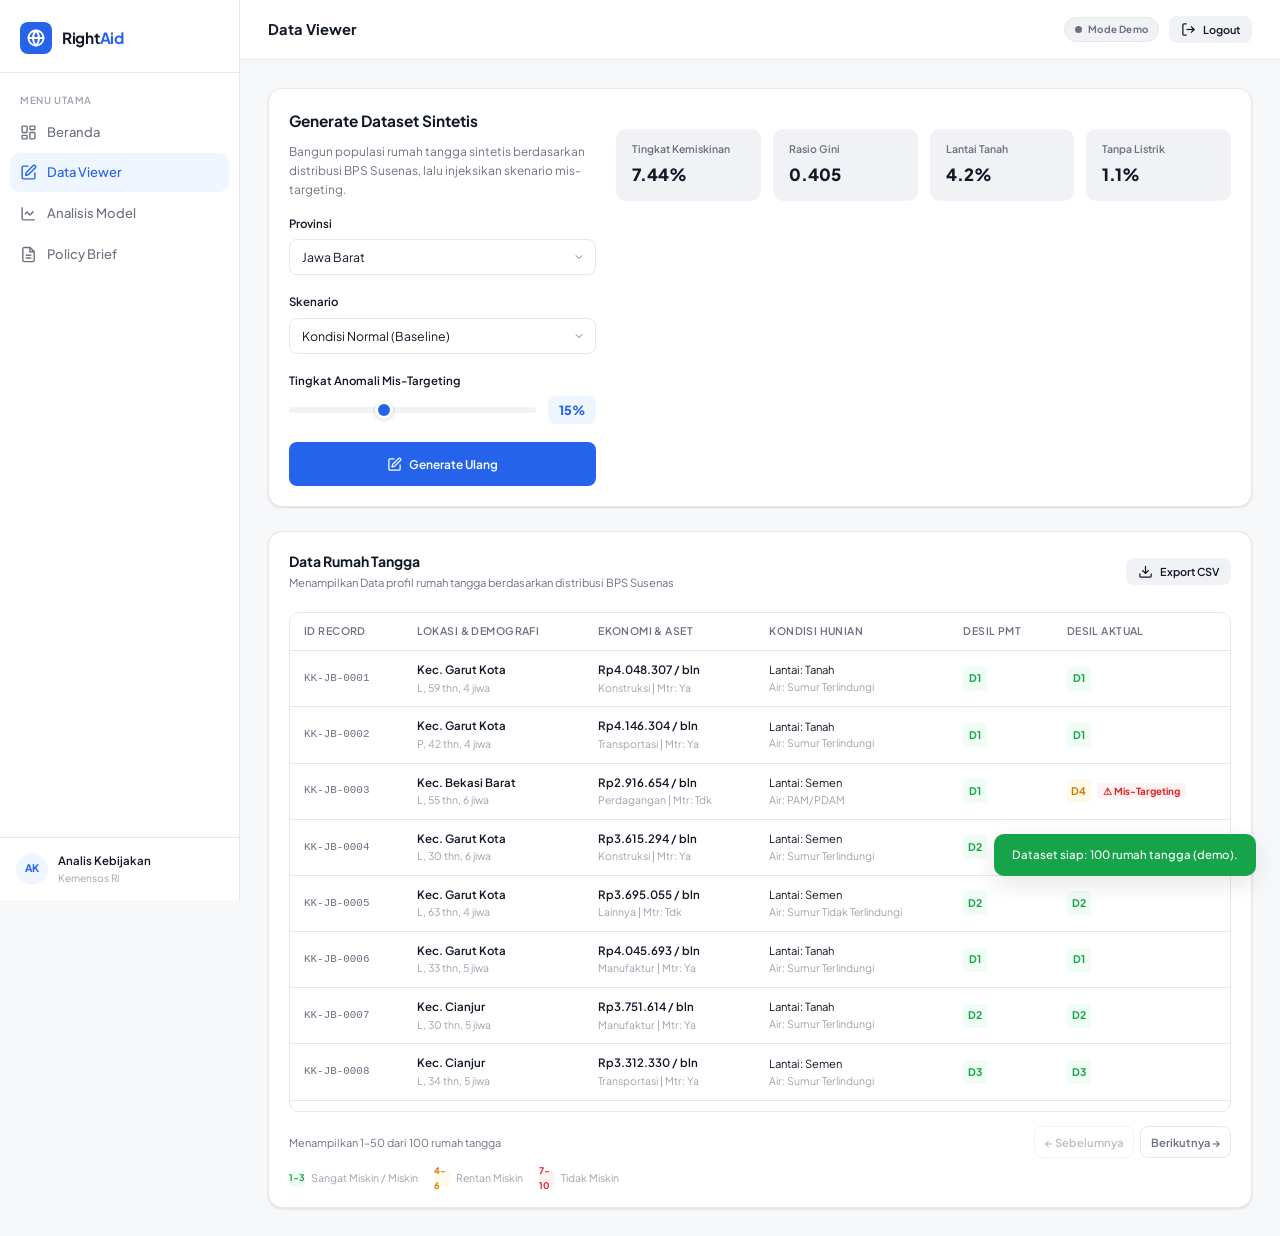
<file: data-viewer.html>
<!DOCTYPE html>
<html lang="id">
<head>
  <meta charset="UTF-8" />
  <meta name="viewport" content="width=device-width, initial-scale=1.0" />
  <title>Data Viewer - RightAid</title>
  <meta name="description" content="Data Viewer RightAid untuk melihat eksplorasi profil rumah tangga dan deteksi mis-targeting per provinsi." />
  <link rel="icon" href="favicon.svg" type="image/svg+xml" />
  <link rel="stylesheet" href="css/style.css" />
  <style>
    .viewer-header { display:flex; align-items:flex-start; justify-content:space-between; flex-wrap:wrap; gap:20px; }
    .prov-stats { display:grid; grid-template-columns:repeat(4,1fr); gap:12px; margin-top:20px; }
    .prov-stat-item { padding:12px 16px; background:var(--surface-2); border-radius:var(--radius); }
    .prov-stat-item .lbl { font-size:.75rem; color:var(--text-2); font-weight:600; margin-bottom:4px; }
    .prov-stat-item .val { font-size:1.2rem; font-weight:800; color:var(--text); }
    .table-container { max-height:500px; overflow-y:auto; border:1px solid var(--border); border-radius:var(--radius); }
    .table-container thead th { position:sticky; top:0; background:var(--surface); z-index:10; box-shadow:0 1px 0 var(--border); }
    .decile-badge { display:inline-flex; align-items:center; justify-content:center; width:24px; height:24px; border-radius:4px; font-size:.75rem; font-weight:700; }
    .decile-high { background:var(--danger-light); color:var(--danger); }
    .decile-mid { background:var(--warning-light); color:var(--warning); }
    .decile-low { background:var(--success-light); color:var(--success); }
    .diff-warn { background:var(--danger-light); color:var(--danger); padding:2px 6px; border-radius:4px; font-size:.7rem; font-weight:700; margin-left:6px; }
  </style>
</head>
<body>
  <div class="app-shell">
    <div id="sidebar-mount"></div>
    <div class="main-content">
      <div id="topbar-mount"></div>
      <div class="page-body">

        <!-- Top Controls -->
        <div class="card mb-6">
          <div class="card-body viewer-header">
            <div style="flex:1;min-width:280px;max-width:420px;">
              <h2 style="font-size:1.1rem;font-weight:700;margin-bottom:8px;">Generate Dataset Sintetis</h2>
              <p style="font-size:.85rem;color:var(--text-2);margin-bottom:16px;">
                Bangun populasi rumah tangga sintetis berdasarkan distribusi BPS Susenas, lalu injeksikan skenario mis-targeting.
              </p>
              <div class="form-group">
                <label class="form-label" for="prov-select">Provinsi</label>
                <select id="prov-select" class="form-control">
                  <option value="">-- Memuat provinsi --</option>
                </select>
              </div>
              <div class="form-group">
                <label class="form-label" for="scenario-select">Skenario</label>
                <select id="scenario-select" class="form-control">
                  <option value="normal">Kondisi Normal (Baseline)</option>
                  <option value="phk">PHK Massal (Manufaktur)</option>
                  <option value="bencana">Pasca-Bencana</option>
                </select>
              </div>
              <div class="form-group">
                <label class="form-label" for="anomaly-range">Tingkat Anomali Mis-Targeting</label>
                <div class="range-row">
                  <input id="anomaly-range" type="range" min="0" max="40" step="1" value="15" oninput="document.getElementById('anomaly-val').textContent=this.value+'%'" />
                  <span class="range-val" id="anomaly-val">15%</span>
                </div>
              </div>
              <div class="form-group" id="sample-group">
                <label class="form-label" for="sample-n">Jumlah Rumah Tangga</label>
                <select id="sample-n" class="form-control">
                  <option value="1000">1.000</option>
                  <option value="5000" selected>5.000</option>
                  <option value="10000">10.000</option>
                  <option value="25000">25.000</option>
                </select>
              </div>
              <button class="btn btn-primary w-full" id="btn-generate" style="justify-content:center;height:44px;" onclick="generateData()">
                <svg xmlns="http://www.w3.org/2000/svg" width="16" height="16" viewBox="0 0 24 24" fill="none" stroke="currentColor" stroke-width="2"><path d="M12 3H5a2 2 0 0 0-2 2v14a2 2 0 0 0 2 2h14a2 2 0 0 0 2-2v-7"/><path d="M18.375 2.625a1 1 0 0 1 3 3l-9.013 9.014a2 2 0 0 1-.853.505l-2.873.84a.5.5 0 0 1-.62-.62l.84-2.873a2 2 0 0 1 .506-.852z"/></svg>
                <span id="btn-generate-text">Generate Dataset</span>
              </button>
            </div>

            <div style="flex:2;min-width:300px;" id="prov-stats-container">
              <!-- Stats will be injected here -->
            </div>
          </div>
        </div>

        <!-- Data Table -->
        <div class="card">
          <div class="card-header">
            <div>
              <div class="card-title">Data Rumah Tangga</div>
              <div class="card-subtitle">Menampilkan Data profil rumah tangga berdasarkan distribusi BPS Susenas</div>
            </div>
            <button class="btn btn-secondary btn-sm" id="btn-export-csv" onclick="exportCSV()">
              <svg xmlns="http://www.w3.org/2000/svg" viewBox="0 0 24 24" fill="none" stroke="currentColor" stroke-width="2"><path d="M21 15v4a2 2 0 0 1-2 2H5a2 2 0 0 1-2-2v-4"/><polyline points="7 10 12 15 17 10"/><line x1="12" y1="15" x2="12" y2="3"/></svg>
              Export CSV
            </button>
          </div>
          <div class="card-body">
            <div class="table-container">
              <table id="data-table">
                <thead>
                  <tr>
                    <th>ID Record</th>
                    <th>Lokasi &amp; Demografi</th>
                    <th>Ekonomi &amp; Aset</th>
                    <th>Kondisi Hunian</th>
                    <th>Desil PMT</th>
                    <th>Desil Aktual</th>
                  </tr>
                </thead>
                <tbody id="table-body">
                  <tr><td colspan="6" style="text-align:center;padding:40px;color:var(--text-3);">Memuat data...</td></tr>
                </tbody>
              </table>
            </div>
            <div class="pagination" id="pagination" style="display:none;">
              <div class="pg-info" id="pg-info"></div>
              <div class="pg-btns">
                <button id="pg-prev" onclick="changePage(-1)">&larr; Sebelumnya</button>
                <button id="pg-next" onclick="changePage(1)">Berikutnya &rarr;</button>
              </div>
            </div>
            <div style="margin-top:12px;font-size:.75rem;color:var(--text-3);display:flex;gap:16px;flex-wrap:wrap;">
              <div style="display:flex;align-items:center;gap:6px;"><div class="decile-badge decile-low" style="width:16px;height:16px;font-size:.65rem;">1-3</div> Sangat Miskin / Miskin</div>
              <div style="display:flex;align-items:center;gap:6px;"><div class="decile-badge decile-mid" style="width:16px;height:16px;font-size:.65rem;">4-6</div> Rentan Miskin</div>
              <div style="display:flex;align-items:center;gap:6px;"><div class="decile-badge decile-high" style="width:16px;height:16px;font-size:.65rem;">7-10</div> Tidak Miskin</div>
            </div>
          </div>
        </div>

      </div>
    </div>
  </div>
  
  <div id="toast-container"></div>
  <script src="js/data.js?v=3"></script>
  <script src="js/app.js?v=3"></script>
  <script src="js/config.js?v=3"></script>
  <script src="js/api.js?v=3"></script>
  <script>
    var PROVINCES = [];
    var currentPage = 1;
    var totalPages = 1;
    var pageLimit = 50;
    var hasGenerated = false;

    document.addEventListener("DOMContentLoaded", function() {
      document.getElementById("sidebar-mount").innerHTML = App.buildSidebar("generator");
      document.getElementById("topbar-mount").innerHTML = App.buildTopbar("Data Viewer");
      Api.updateConnChip();

      // Sample-size control only matters when a real backend is connected.
      if (!Api.enabled) document.getElementById("sample-group").style.display = "none";

      // Restore prior selections
      document.getElementById("scenario-select").value = App.SESSION.scenario || "normal";
      var ar = document.getElementById("anomaly-range");
      ar.value = App.SESSION.anomalyPct != null ? App.SESSION.anomalyPct : 15;
      document.getElementById("anomaly-val").textContent = ar.value + "%";

      Api.getProvinces().then(function(list) {
        PROVINCES = list;
        var sel = document.getElementById("prov-select");
        sel.innerHTML = "";
        list.forEach(function(p) {
          var opt = document.createElement("option");
          opt.value = p.id; opt.textContent = p.name;
          sel.appendChild(opt);
        });
        // Default province
        var ids = list.map(function(p){ return p.id; });
        if (!App.SESSION.province || ids.indexOf(App.SESSION.province) < 0) {
          App.SESSION.province = list[0] && list[0].id;
        }
        sel.value = App.SESSION.province;
        sel.onchange = renderProvStats;
        renderProvStats();

        // If a dataset session already exists, show it; otherwise auto-generate once.
        if (App.SESSION.session_id) { hasGenerated = true; loadPage(1); }
        else generateData();
      });
    });

    function getDecileClass(d) {
      if (d <= 3) return "decile-low";
      if (d <= 6) return "decile-mid";
      return "decile-high";
    }

    function renderProvStats() {
      var pid = document.getElementById("prov-select").value;
      App.SESSION.province = pid;
      App.saveSession();
      var prov = PROVINCES.find(function(p) { return p.id === pid; }) || PROVINCES[0] || {};

      var items = [
        { lbl: "Tingkat Kemiskinan", val: prov.povertyRate != null ? prov.povertyRate + "%" : "\u2014" },
        { lbl: "Rasio Gini", val: prov.giniCoef != null ? prov.giniCoef : "\u2014" }
      ];
      if (prov.pctFloorDirt != null) items.push({ lbl: "Lantai Tanah", val: prov.pctFloorDirt + "%" });
      else if (prov.avgHHSize != null) items.push({ lbl: "Rata Anggota RT", val: prov.avgHHSize });
      if (prov.pctNoElec != null) items.push({ lbl: "Tanpa Listrik", val: prov.pctNoElec + "%" });
      else if (prov.urbanPct != null) items.push({ lbl: "Penduduk Urban", val: prov.urbanPct + "%" });

      document.getElementById("prov-stats-container").innerHTML =
        '<div class="prov-stats">' + items.map(function(it) {
          return '<div class="prov-stat-item"><div class="lbl">' + it.lbl + '</div><div class="val">' + it.val + '</div></div>';
        }).join("") + '</div>';
    }

    async function generateData() {
      var pid = document.getElementById("prov-select").value;
      if (!pid) { App.showToast("Pilih provinsi terlebih dahulu.", "error"); return; }

      var scenario = document.getElementById("scenario-select").value;
      var anomaly = parseInt(document.getElementById("anomaly-range").value, 10);
      var n = parseInt(document.getElementById("sample-n").value, 10) || 5000;

      App.SESSION.province = pid;
      App.SESSION.scenario = scenario;
      App.SESSION.anomalyPct = anomaly;
      App.SESSION.sampleN = n;

      var btn = document.getElementById("btn-generate");
      var btnText = document.getElementById("btn-generate-text");
      btn.disabled = true; btnText.textContent = "Membangun data...";
      showTableMessage("Membangun " + App.fmtNum(n) + " rumah tangga sintetis...");
      renderProvStats();

      try {
        var res = await Api.generate(pid, scenario, anomaly, n);
        App.SESSION.session_id = res.session_id;
        App.saveSession();
        hasGenerated = true;
        App.showToast(
          "Dataset siap: " + App.fmtNum(res.total) + " rumah tangga" +
          (res.mode === "backend" ? " (live)" : " (demo)") + ".", "success");
        await loadPage(1);
      } catch (e) {
        showTableMessage("Gagal membangun data. Coba lagi.");
        App.showToast("Gagal generate dataset.", "error");
      } finally {
        btn.disabled = false; btnText.textContent = "Generate Ulang";
      }
    }

    async function loadPage(page) {
      currentPage = page;
      showTableMessage("Memuat data...");
      var res = await Api.getData(App.SESSION.session_id, page, pageLimit);
      totalPages = res.pages || 1;
      renderTable(res.records);
      renderPagination(res);
    }

    function changePage(delta) {
      var next = currentPage + delta;
      if (next < 1 || next > totalPages) return;
      loadPage(next);
    }

    function renderPagination(res) {
      var pg = document.getElementById("pagination");
      if ((res.pages || 1) <= 1) { pg.style.display = "none"; return; }
      pg.style.display = "flex";
      var from = (res.page - 1) * pageLimit + 1;
      var to = Math.min(res.total, res.page * pageLimit);
      document.getElementById("pg-info").textContent =
        "Menampilkan " + from + "\u2013" + to + " dari " + App.fmtNum(res.total) + " rumah tangga";
      document.getElementById("pg-prev").disabled = res.page <= 1;
      document.getElementById("pg-next").disabled = res.page >= res.pages;
    }

    function showTableMessage(msg) {
      document.getElementById("table-body").innerHTML =
        '<tr><td colspan="6" style="text-align:center;padding:40px;color:var(--text-3);">' + msg + '</td></tr>';
    }

    function renderTable(records) {
      if (!records || !records.length) { showTableMessage("Tidak ada data."); return; }
      var tbody = document.getElementById("table-body");
      tbody.innerHTML = records.map(function(r) {
        var diff = Math.abs(r.pmtDecile - r.actualDecile);
        var diffBadge = diff >= 2 ? '<span class="diff-warn" title="Beda \u2265 2 desil dari kondisi aktual">\u26A0 Mis-Targeting</span>' : '';
        return [
          '<tr>',
          '<td><div style="font-family:monospace;font-size:.78rem;color:var(--text-2);">' + r.id + '</div></td>',
          '<td><div style="font-weight:600;font-size:.82rem;">' + r.kecamatan + '</div><div style="font-size:.75rem;color:var(--text-3);">' + r.headGender + ', ' + r.headAge + ' thn, ' + r.hhSize + ' jiwa</div></td>',
          '<td><div style="font-weight:600;font-size:.82rem;">' + App.fmtRp(r.expenditure) + ' / bln</div><div style="font-size:.75rem;color:var(--text-3);">' + r.sector + ' | Mtr: ' + (r.ownMotor?'Ya':'Tdk') + '</div></td>',
          '<td><div style="font-size:.8rem;">Lantai: ' + r.floor + '</div><div style="font-size:.75rem;color:var(--text-3);">Air: ' + r.water + '</div></td>',
          '<td><div class="decile-badge ' + getDecileClass(r.pmtDecile) + '">D' + r.pmtDecile + '</div></td>',
          '<td><div class="decile-badge ' + getDecileClass(r.actualDecile) + '">D' + r.actualDecile + '</div>' + diffBadge + '</td>',
          '</tr>'
        ].join("");
      }).join("");
    }

    async function exportCSV() {
      if (!hasGenerated) { App.showToast("Generate dataset terlebih dahulu.", "error"); return; }
      var btn = document.getElementById("btn-export-csv");
      btn.disabled = true;
      try {
        var ok = await Api.exportCsv(App.SESSION.session_id);
        App.showToast(ok ? "CSV berhasil diunduh." : "Tidak ada data untuk diekspor.", ok ? "success" : "error");
      } catch (e) {
        App.showToast("Gagal mengekspor CSV.", "error");
      } finally {
        btn.disabled = false;
      }
    }
  </script>
</body>
</html>
</file>
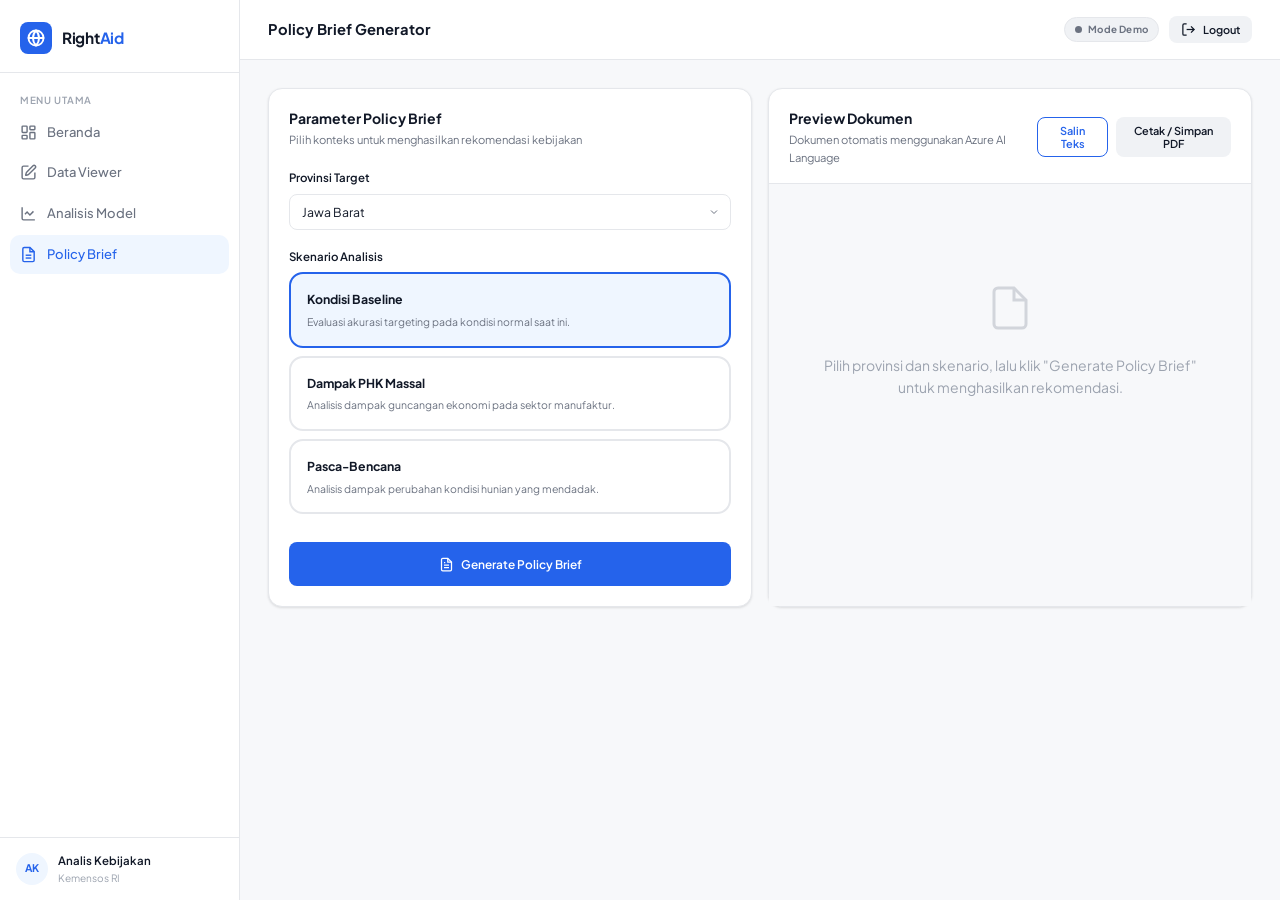
<file: policy.html>
<!DOCTYPE html>
<html lang="id">
<head>
  <meta charset="UTF-8" />
  <meta name="viewport" content="width=device-width, initial-scale=1.0" />
  <title>Policy Brief - RightAid</title>
  <meta name="description" content="Generator Policy Brief Otomatis berdasarkan analisis mis-targeting." />
  <link rel="icon" href="favicon.svg" type="image/svg+xml" />
  <link rel="stylesheet" href="css/style.css" />
  <style>
    @media print {
      body > * { display: none !important; }
      #print-area { display: block !important; }
      #print-area { position: fixed; inset: 0; background: #fff; padding: 40px 56px; font-family: 'Georgia', serif; color: #111; }
      #print-area h2 { font-size: 1.3rem; font-weight: 700; margin-bottom: 6px; }
      #print-area h3 { font-size: 1rem; font-weight: 700; margin: 20px 0 6px; border-bottom: 1px solid #ddd; padding-bottom: 4px; }
      #print-area p, #print-area li { font-size: .9rem; line-height: 1.75; }
      #print-area ul { padding-left: 18px; }
      #print-area .print-meta { font-size: .78rem; color: #555; margin-bottom: 20px; border-bottom: 2px solid #2563EB; padding-bottom: 10px; }
      #print-area .print-footer { margin-top: 32px; font-size: .7rem; color: #999; text-align: center; border-top: 1px solid #ddd; padding-top: 10px; }
    }
    #print-area { display: none; }
  </style>
</head>
<body>
  <div class="app-shell">
    <div id="sidebar-mount"></div>
    <div class="main-content">
      <div id="topbar-mount"></div>
      <div class="page-body">

        <div class="grid-2">
          <!-- Configuration Panel -->
          <div class="flex-col gap-4">
            <div class="card">
              <div class="card-header">
                <div>
                  <div class="card-title">Parameter Policy Brief</div>
                  <div class="card-subtitle">Pilih konteks untuk menghasilkan rekomendasi kebijakan</div>
                </div>
              </div>
              <div class="card-body">
                <div class="form-group">
                  <label class="form-label" for="prov-select">Provinsi Target</label>
                  <select id="prov-select" class="form-control">
                    <option value="">-- Memuat provinsi --</option>
                  </select>
                </div>
                
                <div class="form-group">
                  <label class="form-label">Skenario Analisis</label>
                  <div class="scenario-grid" style="grid-template-columns:1fr; gap:8px;">
                    <div class="scenario-card" data-val="normal" onclick="selScen(this)">
                      <div class="scenario-title">Kondisi Baseline</div>
                      <div class="scenario-desc">Evaluasi akurasi targeting pada kondisi normal saat ini.</div>
                    </div>
                    <div class="scenario-card" data-val="phk" onclick="selScen(this)">
                      <div class="scenario-title">Dampak PHK Massal</div>
                      <div class="scenario-desc">Analisis dampak guncangan ekonomi pada sektor manufaktur.</div>
                    </div>
                    <div class="scenario-card" data-val="bencana" onclick="selScen(this)">
                      <div class="scenario-title">Pasca-Bencana</div>
                      <div class="scenario-desc">Analisis dampak perubahan kondisi hunian yang mendadak.</div>
                    </div>
                  </div>
                </div>

                <button class="btn btn-primary w-full" style="justify-content:center;height:44px;margin-top:10px;" onclick="generateBrief()" id="btn-generate">
                  <svg xmlns="http://www.w3.org/2000/svg" width="16" height="16" viewBox="0 0 24 24" fill="none" stroke="currentColor" stroke-width="2"><path d="M14 2H6a2 2 0 0 0-2 2v16a2 2 0 0 0 2 2h12a2 2 0 0 0 2-2V8z"/><polyline points="14 2 14 8 20 8"/><line x1="16" y1="13" x2="8" y2="13"/><line x1="16" y1="17" x2="8" y2="17"/><polyline points="10 9 9 9 8 9"/></svg>
                  <span>Generate Policy Brief</span>
                </button>
              </div>
            </div>
          </div>

          <!-- Document Preview -->
          <div class="card" style="display:flex;flex-direction:column;">
            <div class="card-header" style="border-bottom:1px solid var(--border);padding-bottom:16px;">
              <div>
                <div class="card-title">Preview Dokumen</div>
                <div class="card-subtitle">Dokumen otomatis menggunakan Azure AI Language</div>
              </div>
              <div style="display:flex;gap:8px;">
                <button class="btn btn-outline btn-sm" id="btn-copy" onclick="copyText()">Salin Teks</button>
                <button class="btn btn-secondary btn-sm" id="btn-print" onclick="printBrief()">Cetak / Simpan PDF</button>
              </div>
            </div>
            <div class="card-body" style="flex:1;background:var(--bg);overflow-y:auto;max-height:600px;">
              <div id="brief-empty" style="text-align:center;padding:80px 20px;color:var(--text-3);">
                <svg xmlns="http://www.w3.org/2000/svg" width="48" height="48" viewBox="0 0 24 24" fill="none" stroke="currentColor" stroke-width="1.5" style="opacity:.4;margin-bottom:16px;"><path d="M14 2H6a2 2 0 0 0-2 2v16a2 2 0 0 0 2 2h12a2 2 0 0 0 2-2V8z"/><polyline points="14 2 14 8 20 8"/></svg>
                <p>Pilih provinsi dan skenario, lalu klik "Generate Policy Brief" untuk menghasilkan rekomendasi.</p>
              </div>
              <div id="brief-loading" style="display:none;text-align:center;padding:80px 20px;">
                <div class="spinner" style="margin:0 auto 16px;"></div>
                <p style="font-size:.85rem;color:var(--text-2);">AI sedang menyusun narasi...</p>
              </div>
              <div id="brief-content" style="display:none;"></div>
            </div>
          </div>
        </div>

      </div>
    </div>
  </div>

  <!-- Hidden print area: only visible during window.print() -->
  <div id="print-area"></div>

  <div id="toast-container"></div>
  <script src="js/data.js?v=3"></script>
  <script src="js/app.js?v=3"></script>
  <script src="js/config.js?v=3"></script>
  <script src="js/api.js?v=3"></script>
  <script>
    var currentScen = "";
    var currentBriefText = "";

    document.addEventListener("DOMContentLoaded", function() {
      document.getElementById("sidebar-mount").innerHTML = App.buildSidebar("policy");
      document.getElementById("topbar-mount").innerHTML = App.buildTopbar("Policy Brief Generator");
      Api.updateConnChip();

      Api.getProvinces().then(function(list) {
        var sel = document.getElementById("prov-select");
        sel.innerHTML = "";
        list.forEach(function(p) {
          var opt = document.createElement("option");
          opt.value = p.id; opt.textContent = p.name;
          sel.appendChild(opt);
        });
        var ids = list.map(function(p){ return p.id; });
        var pid = (App.SESSION.province && ids.indexOf(App.SESSION.province) >= 0)
          ? App.SESSION.province : (list[0] && list[0].id);
        sel.value = pid;
      });

      var initScen = App.SESSION.scenario || "normal";
      document.querySelectorAll('.scenario-card').forEach(function(c) {
        if (c.getAttribute('data-val') === initScen) { c.classList.add('selected'); currentScen = initScen; }
      });
    });

    function selScen(el) {
      document.querySelectorAll('.scenario-card').forEach(function(c) { c.classList.remove('selected'); });
      el.classList.add('selected');
      currentScen = el.getAttribute('data-val');
    }

    function copyText() {
      if (!currentBriefText) { App.showToast('Belum ada dokumen untuk disalin.', 'error'); return; }
      if (navigator.clipboard) {
        navigator.clipboard.writeText(currentBriefText).then(function() {
          App.showToast('Teks berhasil disalin ke clipboard.', 'success');
        });
      } else {
        var ta = document.createElement('textarea');
        ta.value = currentBriefText;
        document.body.appendChild(ta); ta.select();
        document.execCommand('copy'); document.body.removeChild(ta);
        App.showToast('Teks berhasil disalin ke clipboard.', 'success');
      }
    }

    function printBrief() {
      var el = document.getElementById('print-area');
      if (!el || !el.innerHTML.trim()) {
        App.showToast('Generate policy brief terlebih dahulu sebelum mencetak.', 'error');
        return;
      }
      window.print();
    }

    function esc(s) {
      return String(s).replace(/&/g, "&amp;").replace(/</g, "&lt;").replace(/>/g, "&gt;");
    }

    // Convert free-form brief text (with numbered / uppercase headings) into HTML.
    function formatBrief(content) {
      var lines = content.replace(/\r/g, "").split("\n");
      var html = [], buf = [];
      var flush = function() {
        if (buf.length) { html.push('<p>' + buf.join(" ") + '</p>'); buf = []; }
      };
      lines.forEach(function(raw) {
        var line = raw.trim();
        if (!line) { flush(); return; }
        // Markdown-style or numbered/uppercase headings
        var m = line.replace(/^#+\s*/, "").replace(/\*\*/g, "");
        var isHeading = /^\d+\.\s+\S/.test(m) || (m === m.toUpperCase() && m.length < 70 && /[A-Z]/.test(m));
        if (isHeading) { flush(); html.push('<h3>' + esc(m) + '</h3>'); }
        else if (/^[-*]\s+/.test(line)) { flush(); html.push('<p style="margin-left:14px;">&bull; ' + esc(line.replace(/^[-*]\s+/, "")) + '</p>'); }
        else { buf.push(esc(line.replace(/\*\*/g, ""))); }
      });
      flush();
      return html.join("");
    }

    async function generateBrief() {
      var pid = document.getElementById("prov-select").value;
      if (!pid || !currentScen) {
        App.showToast("Pilih provinsi dan skenario terlebih dahulu.", "error");
        return;
      }

      // Selecting a new province/scenario invalidates any prior dataset session.
      if (App.SESSION.province !== pid || App.SESSION.scenario !== currentScen) {
        App.SESSION.session_id = null;
      }
      App.SESSION.province = pid;
      App.SESSION.scenario = currentScen;
      App.saveSession();

      var provName = pid;
      var p = EkoData.PROVINCES.filter(function(x){ return x.id === pid; })[0];
      if (p) provName = p.name; else provName = pid;

      document.getElementById("brief-empty").style.display = "none";
      document.getElementById("brief-content").style.display = "none";
      document.getElementById("brief-loading").style.display = "block";
      var btn = document.getElementById("btn-generate");
      btn.disabled = true;

      var result;
      try {
        var sid = await Api.ensureSession();
        result = await Api.getPolicyBrief(pid, currentScen, sid);
      } catch (e) {
        document.getElementById("brief-loading").style.display = "none";
        document.getElementById("brief-empty").style.display = "block";
        App.showToast("Gagal menghasilkan policy brief.", "error");
        btn.disabled = false;
        return;
      }

      var dateStr = new Date().toLocaleDateString("id-ID", { day: 'numeric', month: 'long', year: 'numeric' });
      var scenLabel = currentScen === "normal" ? "Baseline" : currentScen === "phk" ? "PHK Massal" : "Pasca-Bencana";
      var bodyHTML = formatBrief(result.content);

      currentBriefText = [
        result.title,
        "Provinsi: " + provName + " | Tanggal Analisis: " + dateStr + " | Skenario: " + scenLabel,
        "", result.content, "",
        "Dokumen dihasilkan menggunakan RightAid ML-PMT Platform v1.0",
        "Dicoding x Microsoft Elevate Datathon 2025"
      ].join("\n");

      var meta = '<p style="font-size:.8rem;color:var(--text-2);margin-bottom:24px;"><strong>Provinsi:</strong> ' +
        esc(provName) + ' &nbsp;|&nbsp; <strong>Tanggal Analisis:</strong> ' + dateStr +
        ' &nbsp;|&nbsp; <strong>Skenario:</strong> ' + scenLabel + '</p>';

      document.getElementById("brief-content").innerHTML = [
        '<div class="brief-paper">',
        '<h2>' + esc(result.title) + '</h2>', meta, bodyHTML,
        '<div class="divider"></div>',
        '<div style="font-size:.7rem;color:var(--text-3);text-align:center;">',
        'Dokumen dihasilkan menggunakan RightAid ML-PMT Platform v1.0<br>',
        'Dicoding \xD7 Microsoft Elevate Datathon 2025',
        '</div></div>'
      ].join("");

      document.getElementById("print-area").innerHTML = [
        '<h2>' + esc(result.title) + '</h2>',
        '<div class="print-meta">Provinsi: ' + esc(provName) + ' &nbsp;|&nbsp; Tanggal: ' + dateStr + ' &nbsp;|&nbsp; Skenario: ' + scenLabel + '</div>',
        bodyHTML,
        '<div class="print-footer">RightAid ML-PMT Platform v1.0 &nbsp;|&nbsp; Dicoding &times; Microsoft Elevate Datathon 2025 &nbsp;|&nbsp; ' + dateStr + '</div>'
      ].join("");

      document.getElementById("brief-loading").style.display = "none";
      document.getElementById("brief-content").style.display = "block";
      btn.disabled = false;
    }
  </script>
</body>
</html>
</file>
<file: css/style.css>
@import url('https://fonts.googleapis.com/css2?family=Plus+Jakarta+Sans:wght@300;400;500;600;700;800&display=swap');

*, *::before, *::after { box-sizing: border-box; margin: 0; padding: 0; }

:root {
  --bg: #F7F8FA;
  --surface: #FFFFFF;
  --surface-2: #F0F2F5;
  --border: #E5E7EB;
  --text: #111827;
  --text-2: #6B7280;
  --text-3: #9CA3AF;
  --accent: #2563EB;
  --accent-light: #EFF6FF;
  --accent-hover: #1D4ED8;
  --success: #16A34A;
  --success-light: #F0FDF4;
  --warning: #D97706;
  --warning-light: #FFFBEB;
  --danger: #DC2626;
  --danger-light: #FEF2F2;
  --radius: 10px;
  --radius-lg: 14px;
  --shadow: 0 1px 3px rgba(0,0,0,.08), 0 1px 2px rgba(0,0,0,.04);
  --shadow-md: 0 4px 12px rgba(0,0,0,.08);
  --shadow-lg: 0 8px 24px rgba(0,0,0,.10);
  --sidebar-w: 240px;
  --transition: 150ms ease;
}

html { font-size: 14px; }
body { font-family: 'Plus Jakarta Sans', sans-serif; background: var(--bg); color: var(--text); line-height: 1.6; -webkit-font-smoothing: antialiased; }
a { color: inherit; text-decoration: none; }
button { font-family: inherit; cursor: pointer; border: none; outline: none; }
input, select, textarea { font-family: inherit; }
ul { list-style: none; }

/* ─── Layout ─────────────────────────────── */
.app-shell { display: flex; min-height: 100vh; }

/* ─── Sidebar ─────────────────────────────── */
.sidebar {
  width: var(--sidebar-w); flex-shrink: 0;
  background: var(--surface); border-right: 1px solid var(--border);
  display: flex; flex-direction: column;
  position: fixed; top: 0; left: 0; height: 100vh; z-index: 100;
  transition: transform var(--transition);
}
.sidebar-logo {
  padding: 22px 20px 18px;
  border-bottom: 1px solid var(--border);
  display: flex; align-items: center; gap: 10px;
}
.sidebar-logo .logo-mark {
  width: 32px; height: 32px; border-radius: 8px;
  background: var(--accent); display: flex; align-items: center; justify-content: center;
}
.sidebar-logo .logo-mark svg { color: #fff; }
.sidebar-logo .brand { font-weight: 700; font-size: 1.1rem; letter-spacing: -.3px; }
.sidebar-logo .brand span { color: var(--accent); }

.sidebar-nav { flex: 1; padding: 12px 10px; overflow-y: auto; }
.nav-section-label {
  font-size: .7rem; font-weight: 600; color: var(--text-3);
  text-transform: uppercase; letter-spacing: .06em;
  padding: 8px 10px 4px;
}
.nav-item {
  display: flex; align-items: center; gap: 10px;
  padding: 9px 10px; border-radius: var(--radius);
  color: var(--text-2); font-weight: 500; font-size: .93rem;
  transition: background var(--transition), color var(--transition);
  cursor: pointer; margin-bottom: 2px;
}
.nav-item svg { flex-shrink: 0; width: 17px; height: 17px; }
.nav-item:hover { background: var(--bg); color: var(--text); }
.nav-item.active { background: var(--accent-light); color: var(--accent); }

.sidebar-footer {
  padding: 14px 16px; border-top: 1px solid var(--border);
  display: flex; align-items: center; gap: 10px;
}
.avatar { width: 32px; height: 32px; border-radius: 50%; background: var(--accent-light); display: flex; align-items: center; justify-content: center; flex-shrink: 0; }
.avatar span { font-size: .75rem; font-weight: 700; color: var(--accent); }
.user-info { flex: 1; min-width: 0; }
.user-name { font-weight: 600; font-size: .82rem; white-space: nowrap; overflow: hidden; text-overflow: ellipsis; }
.user-role { font-size: .72rem; color: var(--text-3); }

/* ─── Main content ─────────────────────────── */
.main-content { margin-left: var(--sidebar-w); flex: 1; min-width: 0; }

/* ─── Topbar ─────────────────────────────── */
.topbar {
  background: var(--surface); border-bottom: 1px solid var(--border);
  padding: 0 28px; height: 60px;
  display: flex; align-items: center; justify-content: space-between;
  position: sticky; top: 0; z-index: 90;
}
.topbar-title { font-weight: 700; font-size: 1.05rem; }
.topbar-actions { display: flex; align-items: center; gap: 10px; }
.mobile-menu-btn { display: none; background: transparent; border: none; color: var(--text); padding: 4px; border-radius: 4px; cursor: pointer; }
.mobile-menu-btn:hover { background: var(--surface-2); }

/* ─── Page body ─────────────────────────────── */
.page-body { padding: 28px; max-width: 1280px; }

/* ─── Cards ─────────────────────────────── */
.card {
  background: var(--surface); border-radius: var(--radius-lg);
  border: 1px solid var(--border); box-shadow: var(--shadow);
}
.card-header {
  padding: 18px 20px 0; display: flex; align-items: center; justify-content: space-between;
}
.card-title { font-weight: 700; font-size: 1rem; }
.card-subtitle { font-size: .8rem; color: var(--text-2); margin-top: 2px; }
.card-body { padding: 20px; }

/* ─── Stat cards ─────────────────────────── */
.stat-grid { display: grid; grid-template-columns: repeat(4, 1fr); gap: 16px; margin-bottom: 24px; }
.stat-card {
  background: var(--surface); border-radius: var(--radius-lg);
  border: 1px solid var(--border); padding: 20px;
}
.stat-card .stat-label { font-size: .78rem; color: var(--text-2); font-weight: 500; margin-bottom: 8px; display: flex; align-items: center; gap: 6px; }
.stat-card .stat-value { font-size: 1.8rem; font-weight: 800; letter-spacing: -.5px; line-height: 1; }
.stat-card .stat-delta { font-size: .75rem; margin-top: 6px; display: flex; align-items: center; gap: 4px; }
.stat-card .stat-delta.up { color: var(--success); }
.stat-card .stat-delta.down { color: var(--danger); }

/* ─── Buttons ─────────────────────────────── */
.btn {
  display: inline-flex; align-items: center; gap: 7px;
  padding: 8px 16px; border-radius: 8px;
  font-size: .85rem; font-weight: 600;
  transition: background var(--transition), box-shadow var(--transition);
}
.btn-primary { background: var(--accent); color: #fff; }
.btn-primary:hover { background: var(--accent-hover); box-shadow: 0 2px 8px rgba(37,99,235,.3); }
.btn-secondary { background: var(--surface-2); color: var(--text); }
.btn-secondary:hover { background: var(--border); }
.btn-outline { background: transparent; color: var(--accent); border: 1px solid var(--accent); }
.btn-outline:hover { background: var(--accent-light); }
.btn-danger { background: var(--danger); color: #fff; }
.btn-sm { padding: 6px 12px; font-size: .78rem; }
.btn-lg { padding: 11px 22px; font-size: .95rem; }
.btn svg { width: 15px; height: 15px; }

/* ─── Badges ─────────────────────────────── */
.badge {
  display: inline-flex; align-items: center; gap: 5px;
  padding: 3px 9px; border-radius: 20px; font-size: .72rem; font-weight: 600;
}
.badge-blue { background: var(--accent-light); color: var(--accent); }
.badge-green { background: var(--success-light); color: var(--success); }
.badge-yellow { background: var(--warning-light); color: var(--warning); }
.badge-red { background: var(--danger-light); color: var(--danger); }
.badge-gray { background: var(--surface-2); color: var(--text-2); }

/* ─── Form elements ─────────────────────────── */
.form-group { margin-bottom: 18px; }
.form-label { font-size: .82rem; font-weight: 600; display: block; margin-bottom: 6px; color: var(--text); }
.form-hint { font-size: .73rem; color: var(--text-3); margin-top: 4px; }
.form-control {
  width: 100%; padding: 9px 12px; font-size: .88rem;
  border: 1px solid var(--border); border-radius: 8px;
  background: var(--surface); color: var(--text);
  transition: border-color var(--transition);
}
.form-control:focus { outline: none; border-color: var(--accent); box-shadow: 0 0 0 3px rgba(37,99,235,.08); }
select.form-control { appearance: none; background-image: url("data:image/svg+xml,%3Csvg xmlns='http://www.w3.org/2000/svg' width='12' height='12' viewBox='0 0 24 24' fill='none' stroke='%236B7280' stroke-width='2'%3E%3Cpath d='m6 9 6 6 6-6'/%3E%3C/svg%3E"); background-repeat: no-repeat; background-position: right 10px center; padding-right: 32px; }

/* ─── Range slider ─────────────────────────── */
.slider-wrap { display: flex; align-items: center; gap: 12px; }
input[type=range] { flex: 1; height: 4px; accent-color: var(--accent); cursor: pointer; }
.slider-val { font-size: .85rem; font-weight: 700; color: var(--accent); min-width: 36px; }

/* ─── Table ─────────────────────────────── */
.table-wrap { overflow-x: auto; }
table { width: 100%; border-collapse: collapse; font-size: .82rem; }
thead th { font-weight: 600; color: var(--text-2); text-align: left; padding: 10px 14px; border-bottom: 1px solid var(--border); white-space: nowrap; font-size: .75rem; text-transform: uppercase; letter-spacing: .04em; }
tbody td { padding: 10px 14px; border-bottom: 1px solid var(--border); vertical-align: middle; }
tbody tr:last-child td { border-bottom: none; }
tbody tr:hover { background: var(--bg); }

/* ─── Tabs ─────────────────────────────── */
.tabs { display: flex; gap: 2px; background: var(--surface-2); border-radius: 9px; padding: 3px; }
.tab-btn {
  flex: 1; padding: 7px 14px; border-radius: 7px;
  font-size: .82rem; font-weight: 600; color: var(--text-2);
  background: transparent; transition: background var(--transition), color var(--transition);
}
.tab-btn.active { background: var(--surface); color: var(--text); box-shadow: var(--shadow); }
.tab-content { display: none; }
.tab-content.active { display: block; }

/* ─── Progress bar ─────────────────────────── */
.progress-bar { height: 6px; background: var(--surface-2); border-radius: 3px; overflow: hidden; }
.progress-fill { height: 100%; border-radius: 3px; background: var(--accent); transition: width .6s ease; }
.progress-fill.green { background: var(--success); }
.progress-fill.red { background: var(--danger); }
.progress-fill.yellow { background: var(--warning); }

/* ─── Alert / notice ─────────────────────────── */
.notice {
  padding: 12px 16px; border-radius: var(--radius); font-size: .82rem;
  display: flex; align-items: flex-start; gap: 10px;
}
.notice.blue { background: var(--accent-light); color: var(--accent); border: 1px solid #BFDBFE; }
.notice.green { background: var(--success-light); color: var(--success); border: 1px solid #BBF7D0; }
.notice.yellow { background: var(--warning-light); color: var(--warning); border: 1px solid #FDE68A; }

/* ─── Scenario cards ─────────────────────────── */
.scenario-grid { display: grid; grid-template-columns: repeat(3, 1fr); gap: 12px; }
.scenario-card {
  border: 2px solid var(--border); border-radius: var(--radius-lg);
  padding: 16px; cursor: pointer;
  transition: border-color var(--transition), background var(--transition);
}
.scenario-card:hover { border-color: var(--accent); background: var(--accent-light); }
.scenario-card.selected { border-color: var(--accent); background: var(--accent-light); }
.scenario-icon { width: 36px; height: 36px; border-radius: 8px; display: flex; align-items: center; justify-content: center; margin-bottom: 10px; }
.scenario-icon.blue { background: var(--accent-light); color: var(--accent); }
.scenario-icon.yellow { background: var(--warning-light); color: var(--warning); }
.scenario-icon.red { background: var(--danger-light); color: var(--danger); }
.scenario-title { font-weight: 700; font-size: .88rem; margin-bottom: 4px; }
.scenario-desc { font-size: .75rem; color: var(--text-2); line-height: 1.5; }

/* ─── Province map ─────────────────────────── */
#map-container { height: 320px; border-radius: var(--radius); overflow: hidden; background: var(--surface-2); }

/* ─── SHAP bar ─────────────────────────── */
.shap-row { display: flex; align-items: center; gap: 10px; margin-bottom: 8px; }
.shap-label { font-size: .78rem; width: 200px; flex-shrink: 0; color: var(--text-2); text-align: right; white-space: nowrap; overflow: hidden; text-overflow: ellipsis; }
.shap-bar-wrap { flex: 1; height: 20px; position: relative; display: flex; align-items: center; }
.shap-bar-center { position: absolute; left: 50%; width: 1px; height: 100%; background: var(--border); }
.shap-bar-fill { position: absolute; height: 14px; border-radius: 2px; }
.shap-bar-fill.pos { background: #2563EB; left: 50%; }
.shap-bar-fill.neg { background: #DC2626; right: 50%; }
.shap-val { font-size: .75rem; font-weight: 700; width: 48px; flex-shrink: 0; }
.shap-val.pos { color: var(--accent); }
.shap-val.neg { color: var(--danger); }

/* ─── Confusion matrix ─────────────────────────── */
.cm-grid { display: grid; grid-template-columns: 1fr 1fr; gap: 4px; max-width: 280px; }
.cm-cell {
  padding: 14px; text-align: center; border-radius: 6px; font-weight: 700;
}
.cm-tp { background: #DCFCE7; color: #15803D; }
.cm-fp { background: #FEE2E2; color: #B91C1C; }
.cm-fn { background: #FEF9C3; color: #92400E; }
.cm-tn { background: #DBEAFE; color: #1E40AF; }
.cm-label { font-size: .7rem; font-weight: 500; text-align: center; margin-top: 4px; }

/* ─── Loading spinner ─────────────────────────── */
.spinner { width: 20px; height: 20px; border: 2.5px solid var(--border); border-top-color: var(--accent); border-radius: 50%; animation: spin .6s linear infinite; }
@keyframes spin { to { transform: rotate(360deg); } }

/* ─── Login page ─────────────────────────── */
.login-shell {
  min-height: 100vh; display: flex; align-items: stretch; background: var(--bg);
}
.login-left {
  flex: 1; display: flex; align-items: center; justify-content: center; padding: 48px;
}
.login-right {
  width: 440px; flex-shrink: 0;
  background: var(--surface); border-left: 1px solid var(--border);
  display: flex; align-items: center; justify-content: center; padding: 48px;
}
.login-form-wrap { width: 100%; }
.login-logo { display: flex; align-items: center; gap: 10px; margin-bottom: 32px; }
.login-logo .mark { width: 38px; height: 38px; border-radius: 10px; background: var(--accent); display: flex; align-items: center; justify-content: center; }
.login-logo .mark svg { color: #fff; }
.login-logo .name { font-size: 1.3rem; font-weight: 800; letter-spacing: -.4px; }
.login-logo .name span { color: var(--accent); }

.login-hero { max-width: 480px; }
.login-hero h1 { font-size: 2.2rem; font-weight: 800; line-height: 1.2; letter-spacing: -.5px; margin-bottom: 18px; }
.login-hero p { font-size: .95rem; color: var(--text-2); line-height: 1.7; }
.login-stats { display: flex; gap: 28px; margin-top: 32px; }
.login-stat .val { font-size: 1.6rem; font-weight: 800; color: var(--accent); }
.login-stat .lbl { font-size: .75rem; color: var(--text-2); font-weight: 500; }

/* ─── Policy brief ─────────────────────────── */
.brief-paper {
  background: var(--surface); border: 1px solid var(--border);
  border-radius: var(--radius-lg); padding: 32px 36px; font-size: .88rem;
  line-height: 1.8;
}
.brief-paper h2 { font-size: 1.05rem; font-weight: 800; margin-bottom: 12px; }
.brief-paper h3 { font-size: .9rem; font-weight: 700; margin: 20px 0 8px; color: var(--accent); }
.brief-paper p { margin-bottom: 12px; color: var(--text); }

/* ─── Utilities ─────────────────────────────── */
.flex { display: flex; }
.flex-col { flex-direction: column; }
.items-center { align-items: center; }
.justify-between { justify-content: space-between; }
.gap-2 { gap: 8px; }
.gap-3 { gap: 12px; }
.gap-4 { gap: 16px; }
.gap-6 { gap: 24px; }
.mt-2 { margin-top: 8px; }
.mt-3 { margin-top: 12px; }
.mt-4 { margin-top: 16px; }
.mt-6 { margin-top: 24px; }
.mb-4 { margin-bottom: 16px; }
.mb-6 { margin-bottom: 24px; }
.grid-2 { display: grid; grid-template-columns: 1fr 1fr; gap: 16px; }
.grid-3 { display: grid; grid-template-columns: repeat(3, 1fr); gap: 16px; }
.w-full { width: 100%; }
.text-sm { font-size: .8rem; }
.text-xs { font-size: .73rem; }
.text-muted { color: var(--text-2); }
.text-accent { color: var(--accent); }
.text-success { color: var(--success); }
.text-danger { color: var(--danger); }
.text-warning { color: var(--warning); }
.fw-700 { font-weight: 700; }
.fw-600 { font-weight: 600; }
.rounded { border-radius: var(--radius); }
.divider { height: 1px; background: var(--border); margin: 16px 0; }

/* ─── Toast ─────────────────────────────── */
#toast-container { position: fixed; bottom: 24px; right: 24px; z-index: 9999; display: flex; flex-direction: column; gap: 8px; }
.toast {
  background: var(--text); color: #fff; padding: 12px 18px; border-radius: 10px;
  font-size: .82rem; font-weight: 500; box-shadow: var(--shadow-lg);
  display: flex; align-items: center; gap: 8px;
  animation: slideIn .25s ease;
}
.toast.success { background: var(--success); }
.toast.error { background: var(--danger); }
@keyframes slideIn { from { transform: translateY(12px); opacity: 0; } to { transform: translateY(0); opacity: 1; } }

/* ─── Responsive ─────────────────────────────── */
@media (max-width: 1100px) { .stat-grid { grid-template-columns: repeat(2, 1fr); } }
@media (max-width: 768px) {
  .sidebar { transform: translateX(-100%); box-shadow: var(--shadow-lg); }
  .sidebar.open { transform: translateX(0); }
  .main-content { margin-left: 0; }
  .mobile-menu-btn { display: block; }
  .login-left { display: none; }
  .login-right { width: 100%; border-left: none; }
  .scenario-grid { grid-template-columns: 1fr; }
  .grid-2, .grid-3 { grid-template-columns: 1fr; }
}

/* ── Backend integration additions ──────────────────────────────────────── */

/* Connection status chip in the topbar */
.conn-chip {
  display: inline-flex; align-items: center; gap: 6px;
  padding: 4px 10px; border-radius: 20px;
  font-size: .7rem; font-weight: 700; letter-spacing: .02em;
  border: 1px solid var(--border); white-space: nowrap;
}
.conn-chip::before {
  content: ''; width: 7px; height: 7px; border-radius: 50%;
  background: currentColor; flex-shrink: 0;
}
.conn-chip.live { color: var(--success); background: var(--success-light); border-color: #BBF7D0; }
.conn-chip.live::before { box-shadow: 0 0 0 3px rgba(22,163,74,.18); }
.conn-chip.demo { color: var(--text-2); background: var(--surface-2); }

/* Range slider */
.range-row { display: flex; align-items: center; gap: 12px; }
.range-row input[type="range"] {
  flex: 1; -webkit-appearance: none; appearance: none; height: 6px;
  border-radius: 4px; background: var(--surface-2); outline: none;
}
.range-row input[type="range"]::-webkit-slider-thumb {
  -webkit-appearance: none; appearance: none; width: 18px; height: 18px;
  border-radius: 50%; background: var(--accent); cursor: pointer;
  border: 3px solid #fff; box-shadow: 0 1px 4px rgba(0,0,0,.18);
}
.range-row input[type="range"]::-moz-range-thumb {
  width: 18px; height: 18px; border-radius: 50%; background: var(--accent);
  cursor: pointer; border: 3px solid #fff; box-shadow: 0 1px 4px rgba(0,0,0,.18);
}
.range-val {
  min-width: 48px; text-align: center; font-weight: 800; font-size: .9rem;
  color: var(--accent); background: var(--accent-light);
  padding: 4px 8px; border-radius: 6px;
}

/* Pagination controls */
.pagination {
  display: flex; align-items: center; justify-content: space-between;
  gap: 12px; margin-top: 14px; flex-wrap: wrap;
}
.pagination .pg-info { font-size: .78rem; color: var(--text-2); }
.pagination .pg-btns { display: flex; gap: 6px; }
.pagination button {
  min-width: 34px; height: 32px; padding: 0 10px; border-radius: 8px;
  border: 1px solid var(--border); background: var(--surface);
  font-size: .8rem; font-weight: 600; color: var(--text-2); cursor: pointer;
}
.pagination button:hover:not(:disabled) { border-color: var(--accent); color: var(--accent); }
.pagination button:disabled { opacity: .45; cursor: not-allowed; }

/* Skeleton / loading shimmer */
.skeleton {
  background: linear-gradient(90deg, var(--surface-2) 25%, #E9ECF1 37%, var(--surface-2) 63%);
  background-size: 400% 100%; border-radius: 6px;
  animation: shimmer 1.3s ease-in-out infinite;
}
@keyframes shimmer { 0% { background-position: 100% 0; } 100% { background-position: -100% 0; } }
.skeleton-row { height: 14px; margin: 8px 0; }

/* ML eligibility badge in data tables */
.elig-badge { display: inline-flex; align-items: center; padding: 2px 8px; border-radius: 20px; font-size: .7rem; font-weight: 700; }
.elig-yes { background: var(--success-light); color: var(--success); }
.elig-no  { background: var(--surface-2); color: var(--text-2); }

/* Confusion matrix grid (analysis page) */
.cm-wrap { display: grid; grid-template-columns: 1fr 1fr; gap: 16px; }
.cm-card { border: 1px solid var(--border); border-radius: var(--radius); padding: 14px; }
.cm-card h4 { font-size: .78rem; font-weight: 700; margin-bottom: 10px; text-transform: uppercase; letter-spacing: .04em; }
.cm-card h4.pmt { color: var(--text-2); }
.cm-card h4.ml { color: var(--accent); }
.cm-grid { display: grid; grid-template-columns: 1fr 1fr; gap: 6px; }
.cm-cell { padding: 12px 10px; border-radius: 8px; text-align: center; }
.cm-cell .cm-n { font-size: 1.25rem; font-weight: 800; line-height: 1; }
.cm-cell .cm-l { font-size: .66rem; font-weight: 600; margin-top: 4px; opacity: .85; }
.cm-tp { background: var(--success-light); color: var(--success); }
.cm-tn { background: var(--accent-light); color: var(--accent); }
.cm-fp { background: var(--warning-light); color: var(--warning); }
.cm-fn { background: var(--danger-light); color: var(--danger); }

/* Empty / call-to-action state */
.cta-empty { text-align: center; padding: 48px 24px; color: var(--text-3); }
.cta-empty svg { opacity: .4; margin-bottom: 12px; }
.cta-empty p { font-size: .85rem; margin-bottom: 16px; }

@media (max-width: 720px) { .cm-wrap { grid-template-columns: 1fr; } }
</file>
